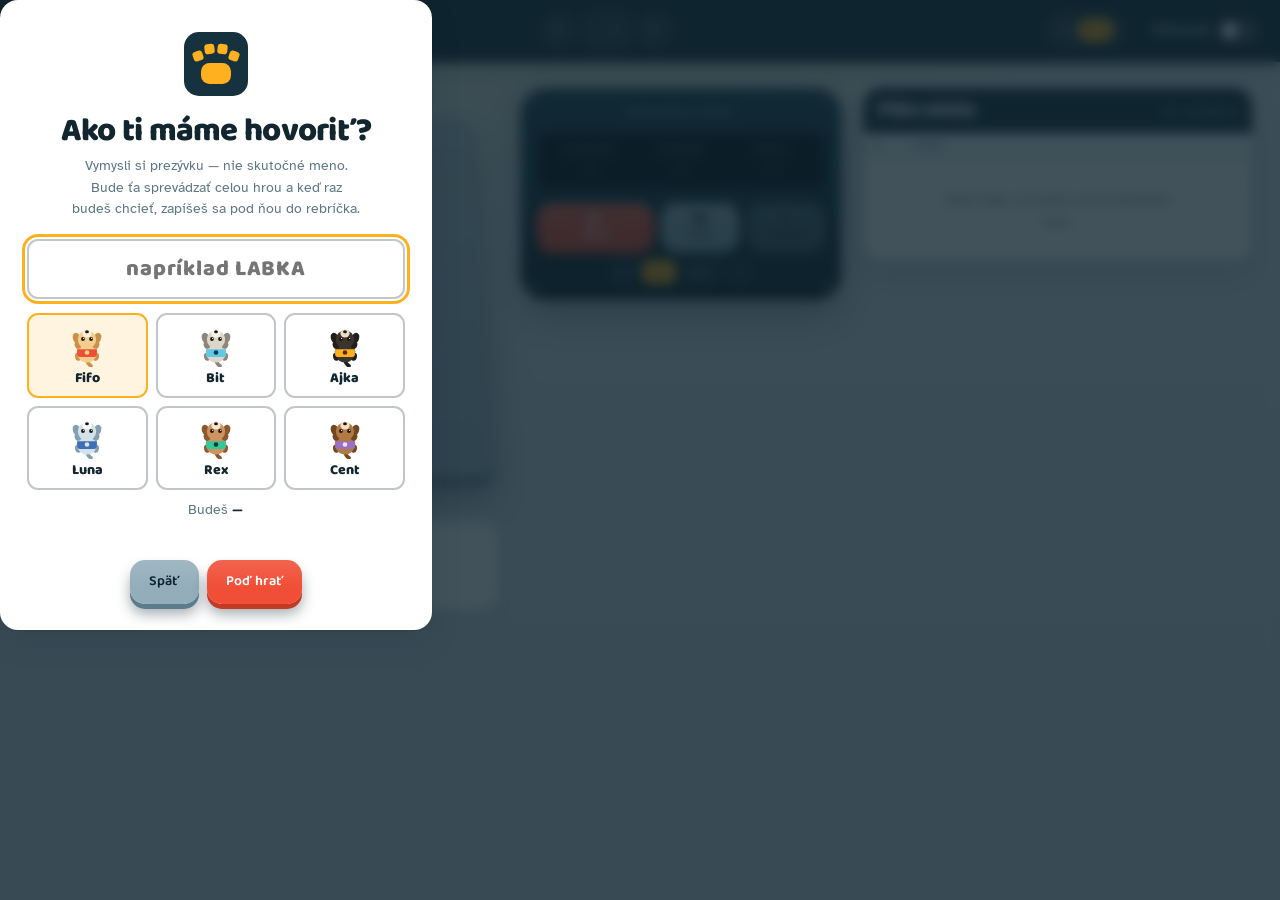
<file: index.html>
<!DOCTYPE html>
<html lang="sk">
<head>
<meta charset="utf-8">
<meta name="viewport" content="width=device-width, initial-scale=1, viewport-fit=cover">
<title>Kódolabky — nauč šteniatka programovať</title>
<meta name="description" content="Detská hra, v ktorej na dispečerskom pulte naplánuješ misiu záchranárskeho šteniatka. Riadok po riadku.">
<meta name="color-scheme" content="light dark">
<meta name="theme-color" content="#16323F">
<link rel="icon" href="assets/icon.svg" type="image/svg+xml">
<!-- iOS ikonu z SVG nezoberie, na plochu potrebuje PNG. -->
<link rel="apple-touch-icon" href="assets/apple-touch-icon.png">
<link rel="manifest" href="manifest.webmanifest">
<meta name="mobile-web-app-capable" content="yes">
<meta name="apple-mobile-web-app-capable" content="yes">
<meta name="apple-mobile-web-app-title" content="Kódolabky">
<meta name="apple-mobile-web-app-status-bar-style" content="black-translucent">
<link rel="preconnect" href="https://fonts.googleapis.com">
<link rel="preconnect" href="https://fonts.gstatic.com" crossorigin>
<link href="https://fonts.googleapis.com/css2?family=Baloo+2:wght@600;800&family=Atkinson+Hyperlegible:wght@400;700&family=DM+Mono:wght@500&display=swap" rel="stylesheet">
<link rel="stylesheet" href="styles/base.css">
<link rel="stylesheet" href="styles/board.css">
<link rel="stylesheet" href="styles/console.css">
<link rel="stylesheet" href="styles/table.css">

<script>
/* Inštalácia na plochu a hranie bez internetu.
   Beží v <head> naschvál: `beforeinstallprompt` môže preletieť skôr, než sa
   dopíše telo stránky, tak si ho odchytíme hneď a na tlačidlo ho napojíme až
   keď DOM existuje. Bez toho by sa ponuka inštalácie občas stratila. */
(() => {
  let ponuka = null;
  const btn = () => document.getElementById('installBtn');
  const ukaz = () => { if (ponuka && btn()) btn().hidden = false; };

  addEventListener('beforeinstallprompt', (e) => { e.preventDefault(); ponuka = e; ukaz(); });
  addEventListener('appinstalled', () => { ponuka = null; if (btn()) btn().hidden = true; });

  addEventListener('DOMContentLoaded', () => {
    ukaz();
    btn()?.addEventListener('click', async () => {
      if (!ponuka) return;
      btn().hidden = true;
      ponuka.prompt();
      await ponuka.userChoice;
      ponuka = null;          // prehliadač druhý raz tú istú ponuku nedovolí
    });
  });

  // Cez file:// service worker neexistuje — nemá zmysel sa oň ani pokúšať.
  if ('serviceWorker' in navigator && location.protocol.startsWith('http')) {
    addEventListener('load', () => navigator.serviceWorker.register('sw.js').catch(() => {}));
  }
})();
</script>
</head>
<body>

<header class="topbar">
  <div class="brand">
    <img class="brand-mark" src="assets/icon.svg" alt="" width="34" height="34">
    <span class="brand-name">Kódolabky</span>
  </div>

  <nav class="levelnav" aria-label="Výber misie">
    <button class="steelbtn steelbtn-round" id="prevLevel" type="button" aria-label="Predchádzajúca misia">‹</button>
    <select id="levelPicker" aria-label="Misia"></select>
    <button class="steelbtn steelbtn-round" id="nextLevel" type="button" aria-label="Ďalšia misia">›</button>
  </nav>

  <div class="topbar-right">
    <button class="steelbtn installbtn" id="installBtn" type="button" hidden>Nainštalovať</button>
    <button class="playerchip" id="playerChip" type="button" aria-label="Otvoriť rebríček">
      <span class="playerchip-nick" id="playerNick">—</span>
      <span class="playerchip-pts" id="playerPts">0 b</span>
    </button>
    <div class="bones" id="starRow" role="status" aria-label="Získané kosti"></div>
    <label class="modeswitch">
      <span class="modeswitch-label">Otáčanie</span>
      <input type="checkbox" id="modeToggle" role="switch">
      <span class="modeswitch-track" aria-hidden="true"><span class="modeswitch-knob"></span></span>
    </label>
  </div>
</header>

<main class="deck">

  <!-- ── Pult ─────────────────────────────────────────────────
       Pult je v HTML PRED bludiskom zámerne. Na telefóne je stĺpec jediný,
       takže klávesy aj ▶ Štart vyjdú rovno nad mapku bez akéhokoľvek
       presúvania uzlov — a poradie pre klávesnicu aj čítačku ostáva to isté
       ako to, čo je vidieť. Na širokej obrazovke si stĺpce určuje `grid-column`
       v base.css, takže pult sedí naďalej medzi bludiskom a plánom. -->
  <section class="console" aria-label="Dispečerský pult">
    <div class="console-plate">
      <span class="rivet rivet-tl" aria-hidden="true"></span>
      <span class="rivet rivet-tr" aria-hidden="true"></span>
      <span class="rivet rivet-bl" aria-hidden="true"></span>
      <span class="rivet rivet-br" aria-hidden="true"></span>
      <span class="beacon-sweep" aria-hidden="true"></span>

      <div class="pad-group" id="padGroup">
        <p class="plate-label" id="plateLabel">Naplánuj krok</p>
        <div class="controls" id="palette"></div>
      </div>

      <div class="lcd" id="statePanel">
        <div class="lcd-cell"><span class="lcd-key">Políčko</span><span class="lcd-val" id="stPos">–</span></div>
        <div class="lcd-cell"><span class="lcd-key">Pozerá</span><span class="lcd-val" id="stDir">–</span></div>
        <div class="lcd-cell"><span class="lcd-key" id="stThirdKey">Kosti</span><span class="lcd-val" id="stBones">–</span></div>
      </div>

      <div class="transport" id="transport">
        <button class="key key-run" id="btnRun" type="button">
          <span class="key-glyph" aria-hidden="true">▶</span><span class="key-word">Štart</span>
        </button>
        <button class="key key-steel" id="btnStep" type="button">
          <span class="key-glyph" aria-hidden="true">⏭</span><span class="key-word">Krok</span>
        </button>
        <button class="key key-steel" id="btnReset" type="button" disabled>
          <span class="key-glyph" aria-hidden="true">✕</span><span class="key-word">Vymazať</span>
        </button>
      </div>

      <div class="speed" role="group" aria-label="Rýchlosť">
        <button class="speedbtn" data-speed="600" type="button" aria-label="Pomaly">▸</button>
        <button class="speedbtn is-on" data-speed="330" type="button" aria-label="Normálne">▸▸</button>
        <button class="speedbtn" data-speed="150" type="button" aria-label="Rýchlo">▸▸▸</button>
        <button class="speedbtn sndbtn" id="soundToggle" type="button" aria-label="Zapnúť alebo vypnúť zvuky" aria-pressed="true"></button>
      </div>
    </div>
  </section>

  <!-- ── Svet ─────────────────────────────────────────────── -->
  <section class="field" aria-label="Bludisko">
    <div class="board-stage">
      <div class="board" id="board" role="img" aria-label="Mapa bludiska"></div>
    </div>
    <div class="briefing">
      <h1 class="briefing-title" id="levelTitle">Kódolabky</h1>
      <p class="briefing-text" id="levelStory">Načítavam misiu…</p>
      <p class="hint" id="hintBar" hidden></p>
    </div>
  </section>

  <!-- ── Plán ─────────────────────────────────────────────── -->
  <section class="plan" aria-label="Tabuľka príkazov">
    <div class="plancard">
      <div class="plancard-head">
        <h2>Plán misie</h2>
        <span class="rowcount" id="rowCount">0 riadkov</span>
      </div>
      <div class="table-scroll">
        <table class="program" id="programTable">
          <thead>
            <tr><th class="c-num">#</th><th class="c-cmd">Krok</th><th class="c-act"><span class="sr-only">Akcie</span></th></tr>
          </thead>
          <tbody id="programBody"></tbody>
        </table>
        <p class="emptyhint" id="emptyHint">Stlač šípku na pulte a krok pribudne sem.</p>
      </div>
    </div>
  </section>

</main>

<div class="toast" id="toast" role="status" aria-live="polite" hidden></div>

<dialog class="winbox" id="winBox">
  <h2 id="winTitle">Misia splnená!</h2>
  <div class="bones bones-big" id="winStars"></div>
  <ul class="winlist" id="winList"></ul>
  <p class="winscore" id="winScore"></p>
  <button class="key key-wide winhall" id="hallFromWin" type="button">Zapísať do rebríčka</button>
  <div class="winbtns">
    <button class="key key-steel key-wide" id="winRetry" type="button">Skúsiť lepšie</button>
    <button class="key key-run key-wide" id="winNext" type="button">Ďalšia misia</button>
  </div>
</dialog>

<dialog class="startbox" id="startBox">
  <span class="startbox-mark" aria-hidden="true">
    <img src="assets/icon.svg" alt="" width="64" height="64">
  </span>
  <h2 id="startTitle">Ako ti máme hovoriť?</h2>
  <p class="startbox-note">
    Vymysli si prezývku — nie skutočné meno. Bude ťa sprevádzať celou hrou
    a keď raz budeš chcieť, zapíšeš sa pod ňou do rebríčka.
  </p>
  <form class="startform" id="startForm">
    <input id="startNick" maxlength="10" autocomplete="off" placeholder="napríklad LABKA"
           aria-label="Tvoja prezývka" required>
    <div class="startdogs" id="startDogs" role="radiogroup" aria-label="Vyber si psíka"></div>
    <p class="startpreview">Budeš <strong id="startPreview">—</strong></p>
    <p class="startstatus" id="startStatus" role="status"></p>
    <div class="winbtns">
      <button class="key key-steel key-wide" id="startSkip" type="button" hidden>Späť</button>
      <button class="key key-run key-wide" type="submit">Poď hrať</button>
    </div>
  </form>
</dialog>

<dialog class="hallbox" id="hallBox">
  <h2>Rebríček</h2>
  <p class="hallbox-note" id="hallNote"></p>
  <div class="hall-scroll">
    <table class="hall">
      <thead>
        <tr>
          <th>#</th><th>Prezývka</th>
          <th class="num">Body</th><th class="num">Misie</th><th>Kedy</th>
        </tr>
      </thead>
      <tbody id="hallBody"></tbody>
    </table>
  </div>
  <form class="hallform" id="hallForm">
    <input id="hallNick" maxlength="10" placeholder="Prezývka" aria-label="Prezývka do rebríčka">
    <button class="key key-run" id="hallSend" type="submit">Zapísať</button>
  </form>
  <p class="hallstatus" id="hallStatus" role="status"></p>
  <p class="hallbox-privacy">
    Ukladá sa len prezývka, body a dátum. Žiadne mená, žiadne e-maily —
    tak sem prosím nepíš svoje skutočné meno.
  </p>
  <div class="winbtns">
    <button class="key key-steel key-wide" id="hallRename" type="button">Zmeniť prezývku</button>
    <button class="key key-steel key-wide" id="hallClose" type="button">Zavrieť</button>
  </div>
</dialog>

<script type="module" src="src/game/app.js"></script>
</body>
</html>
</file>
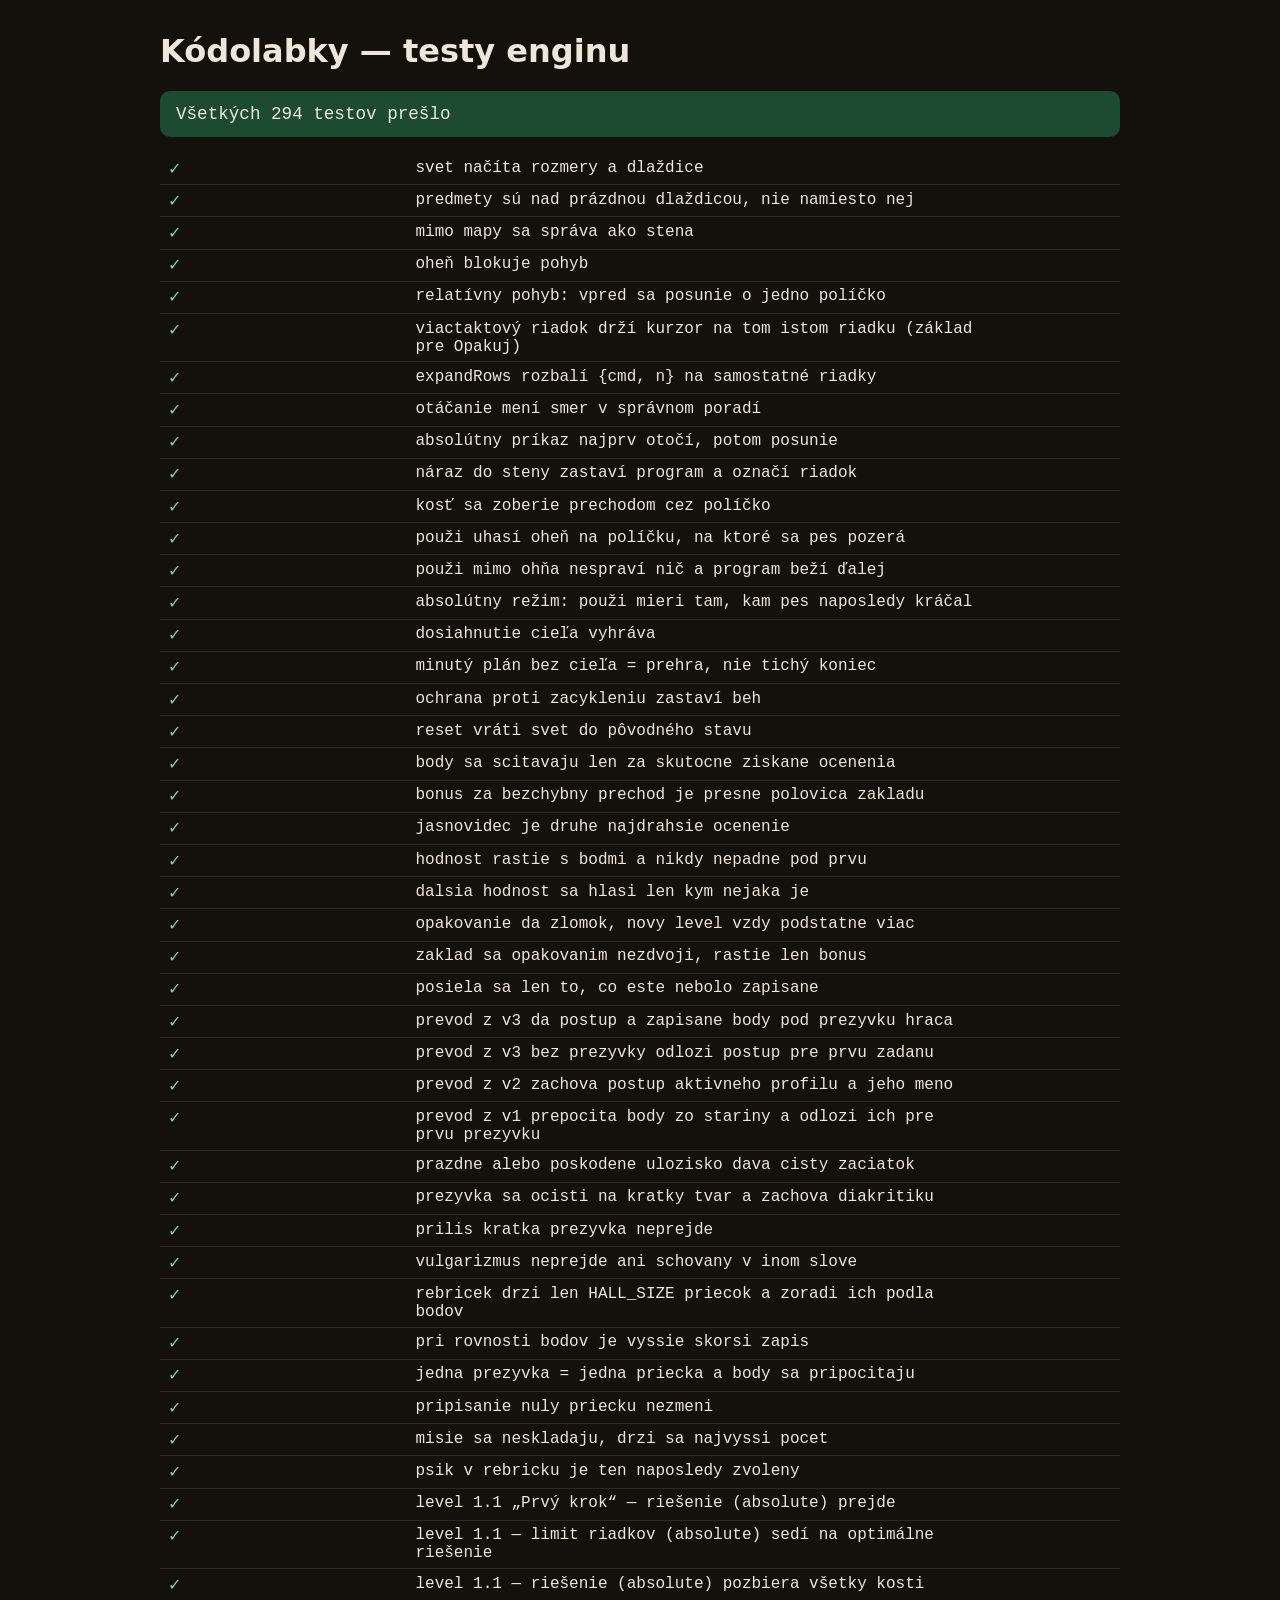
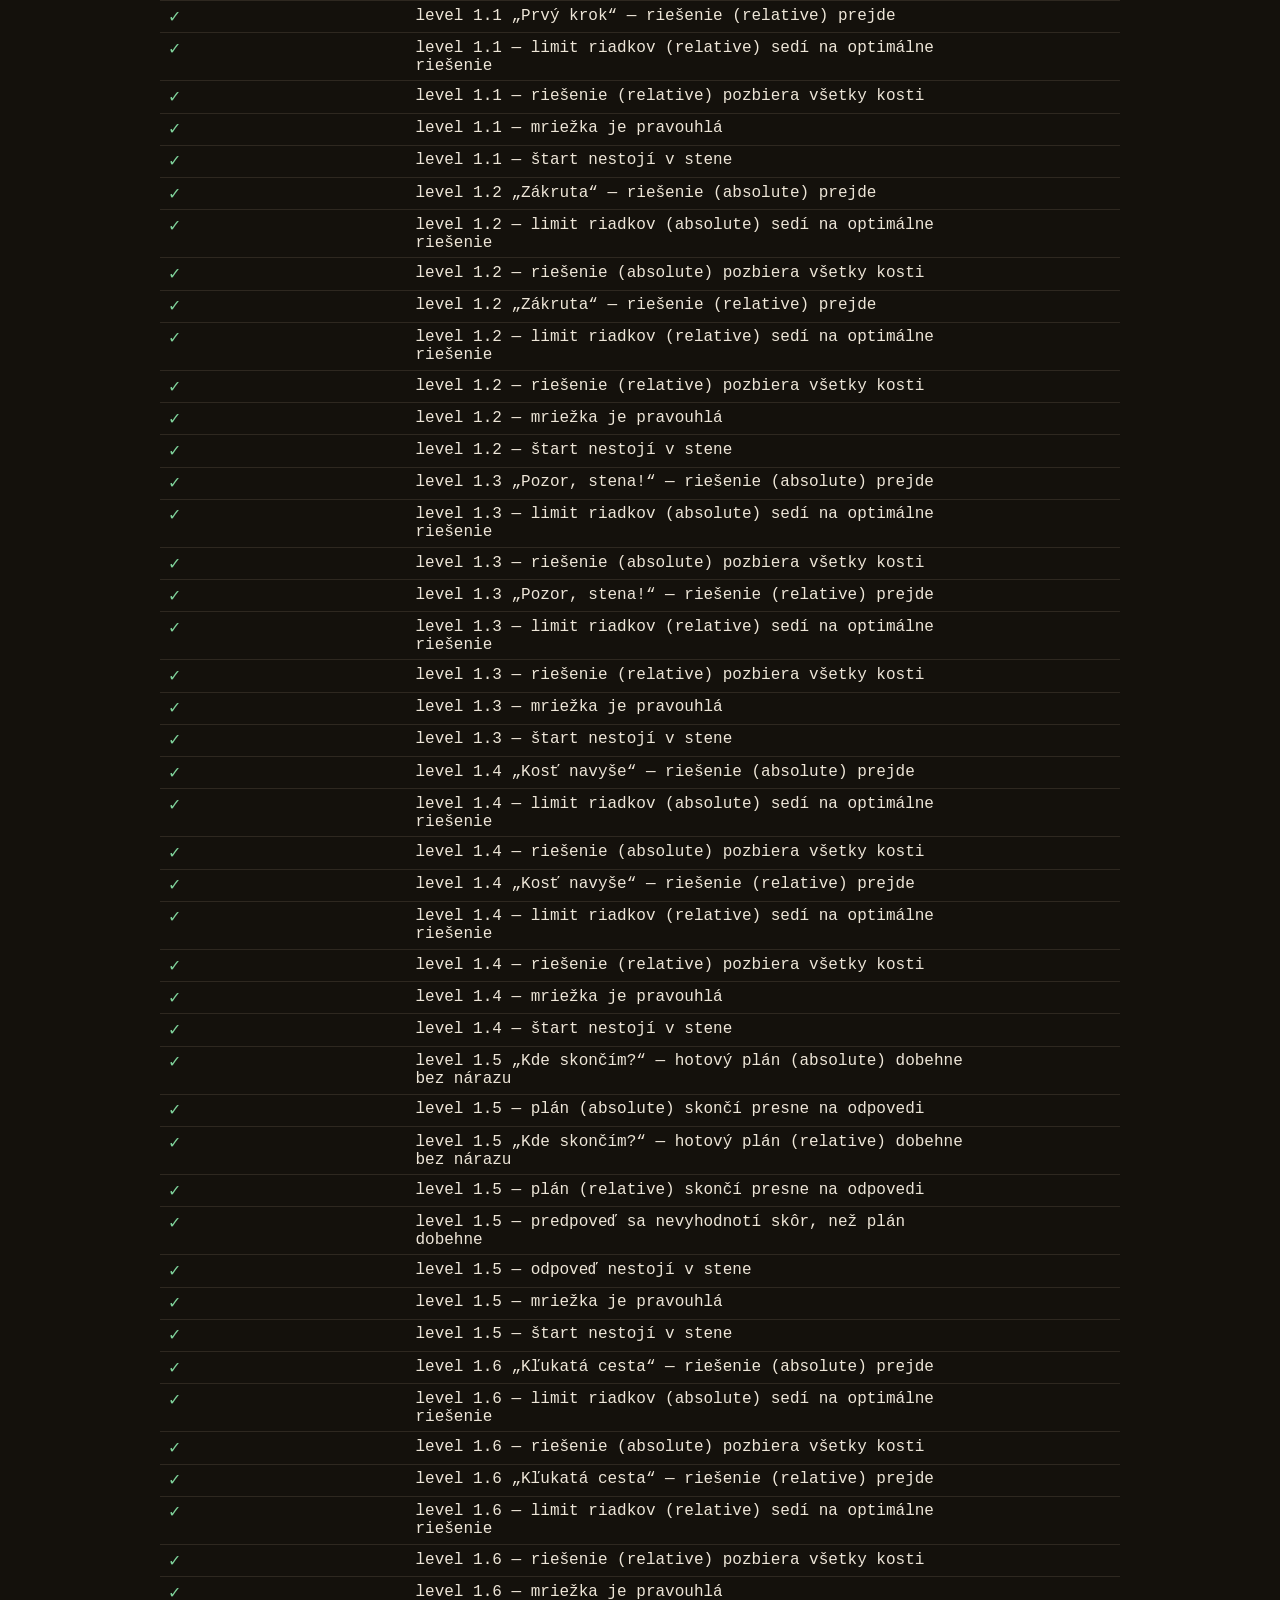
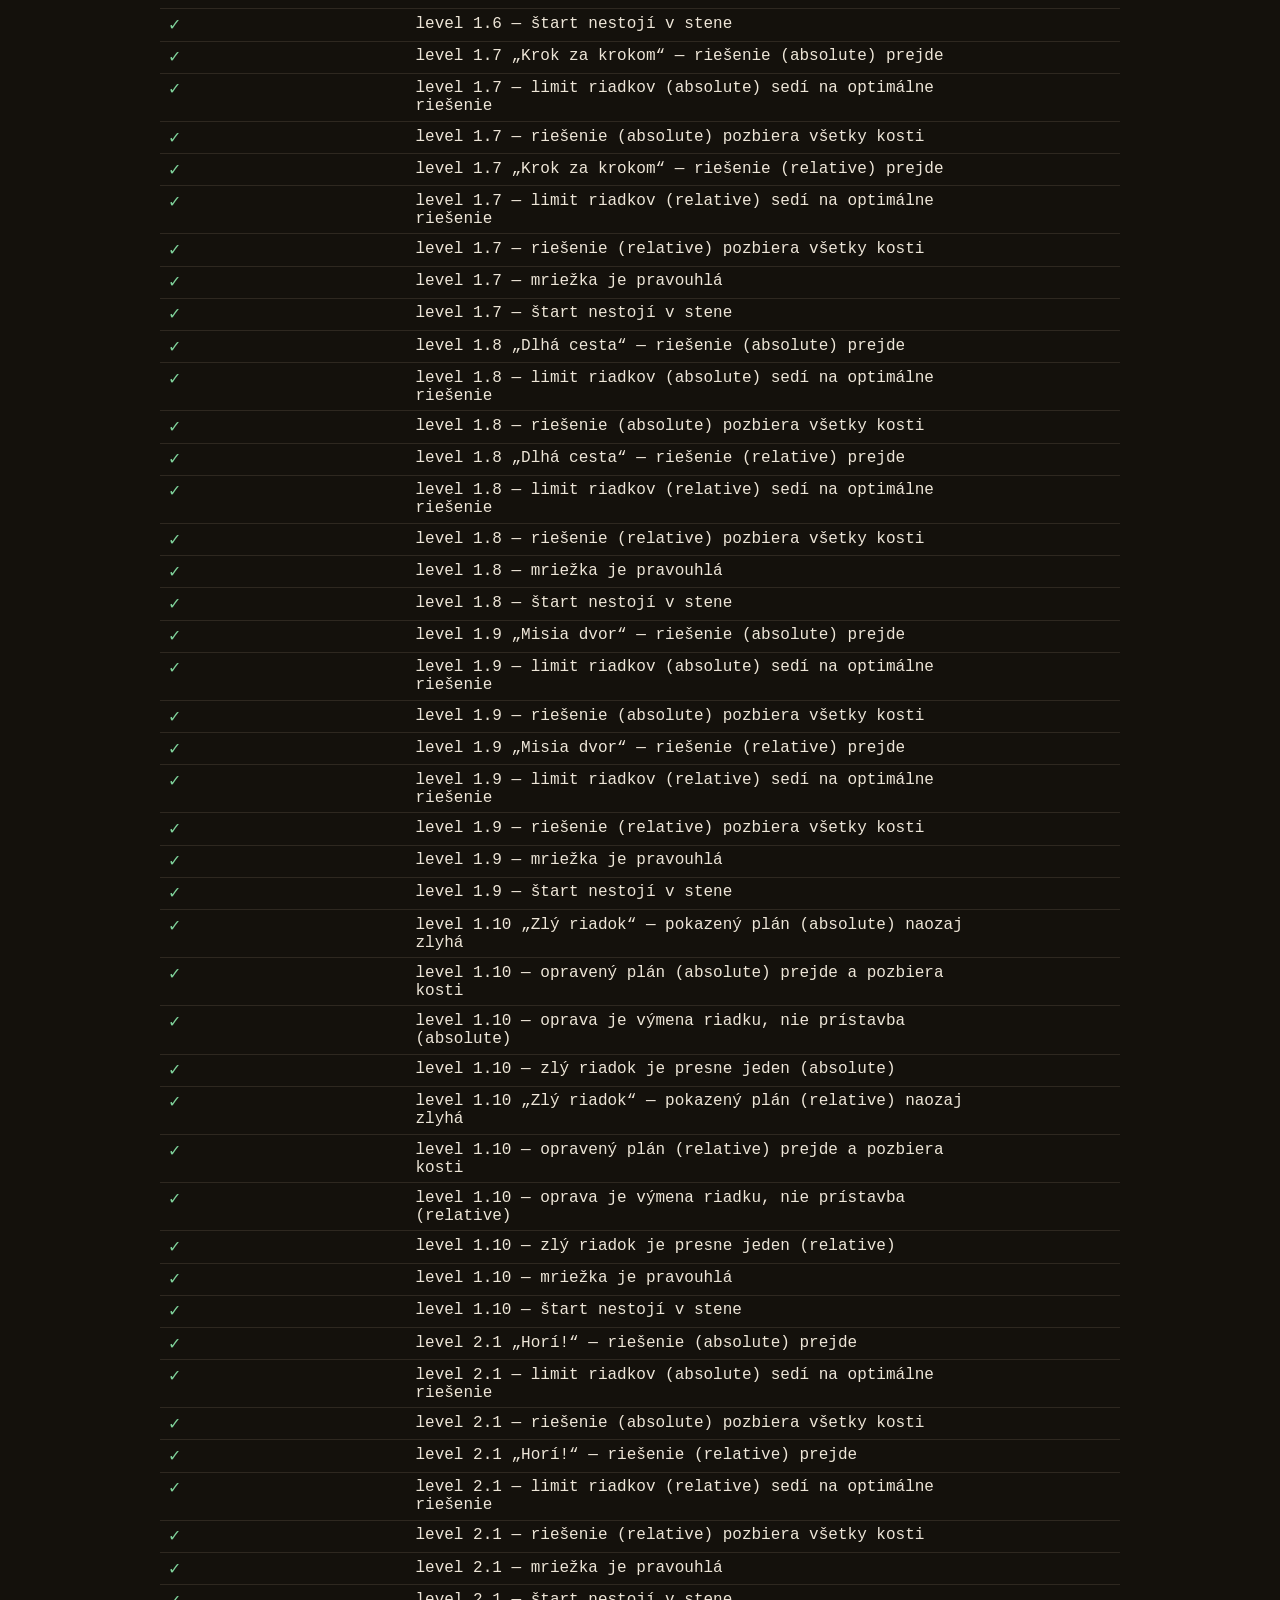
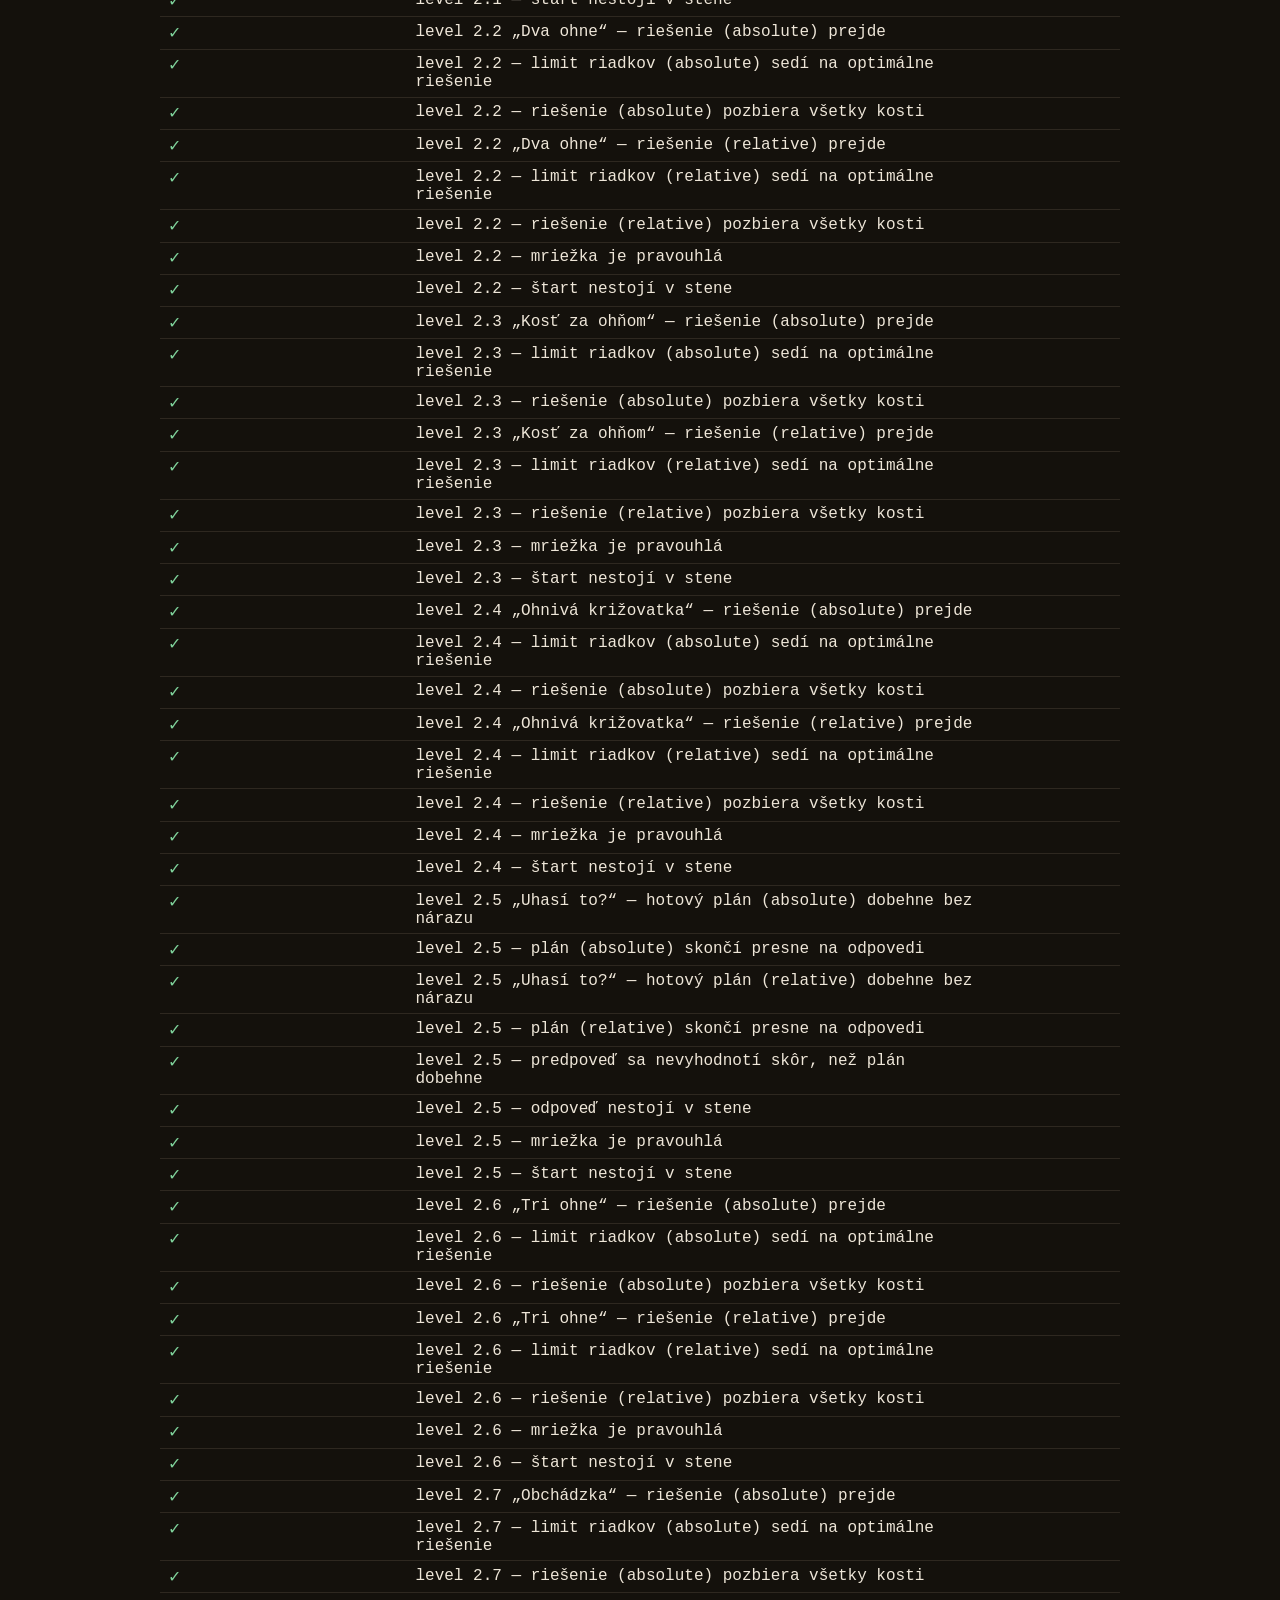
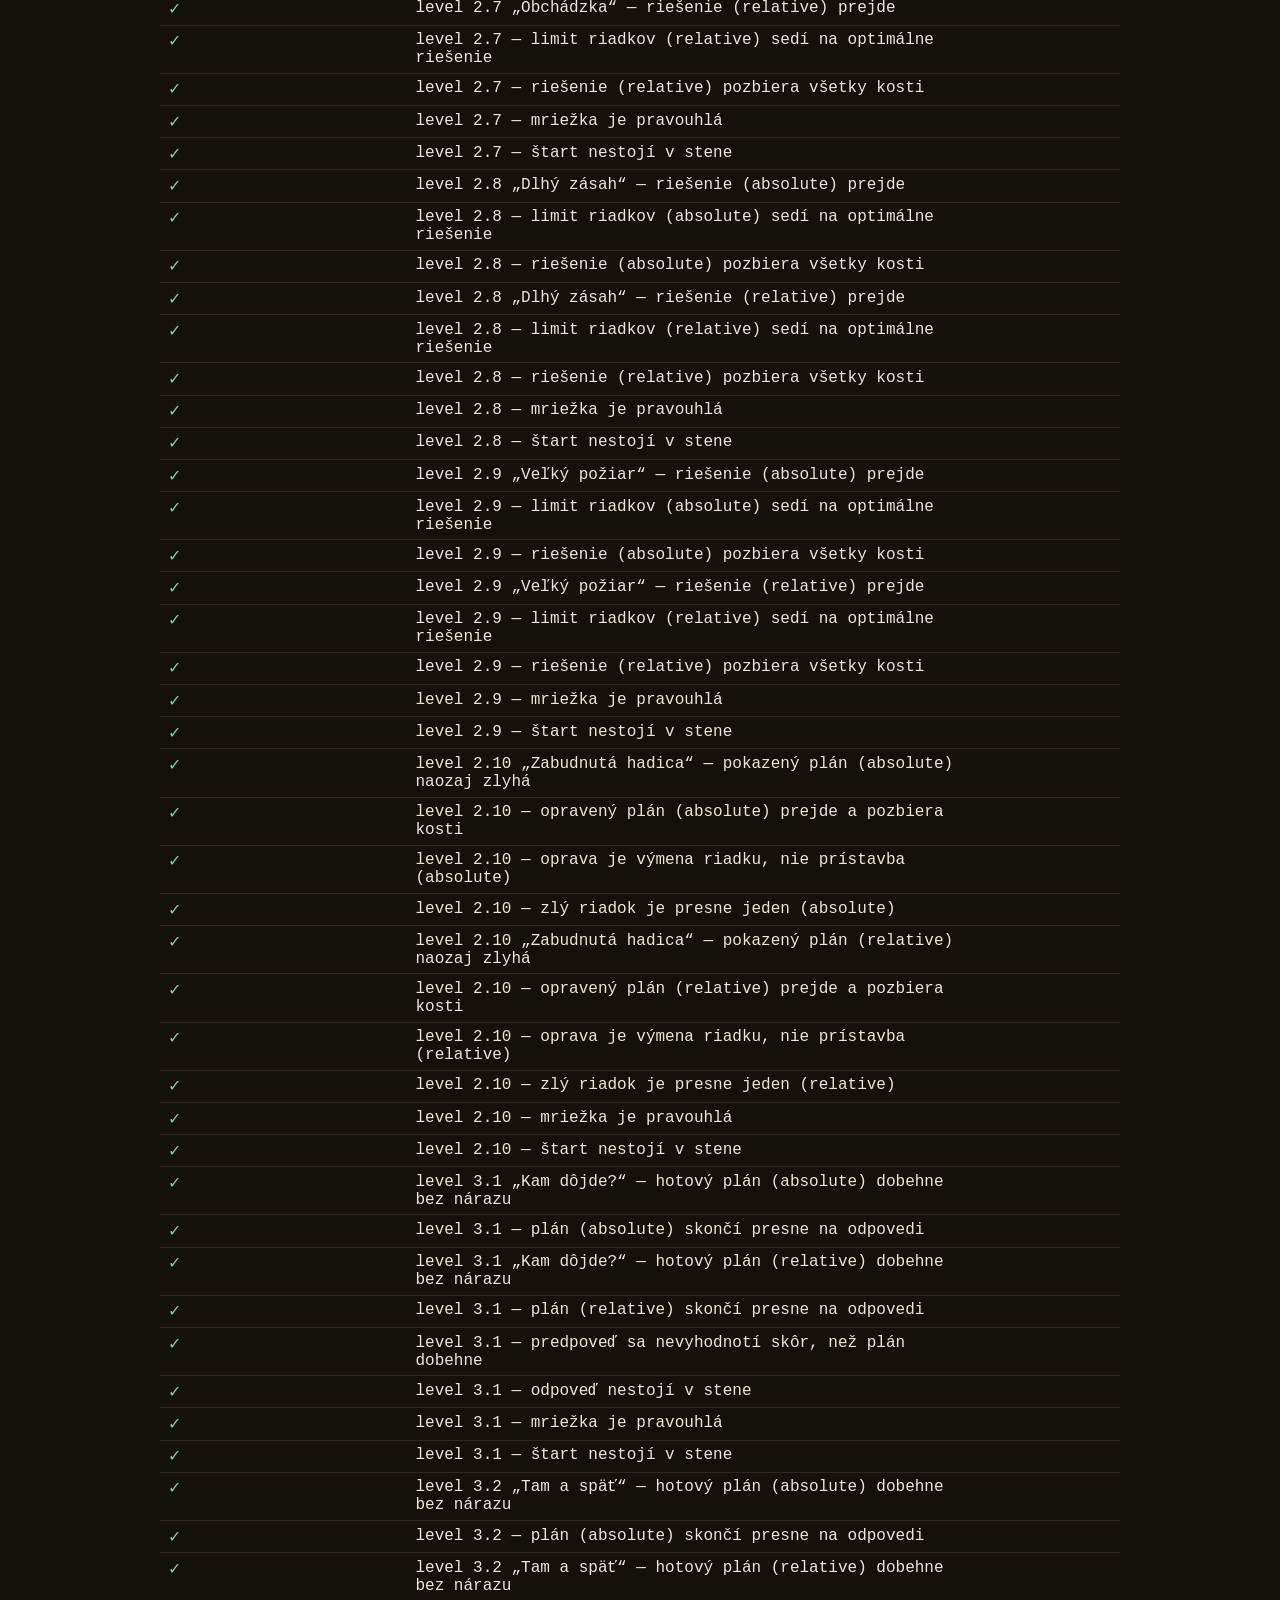
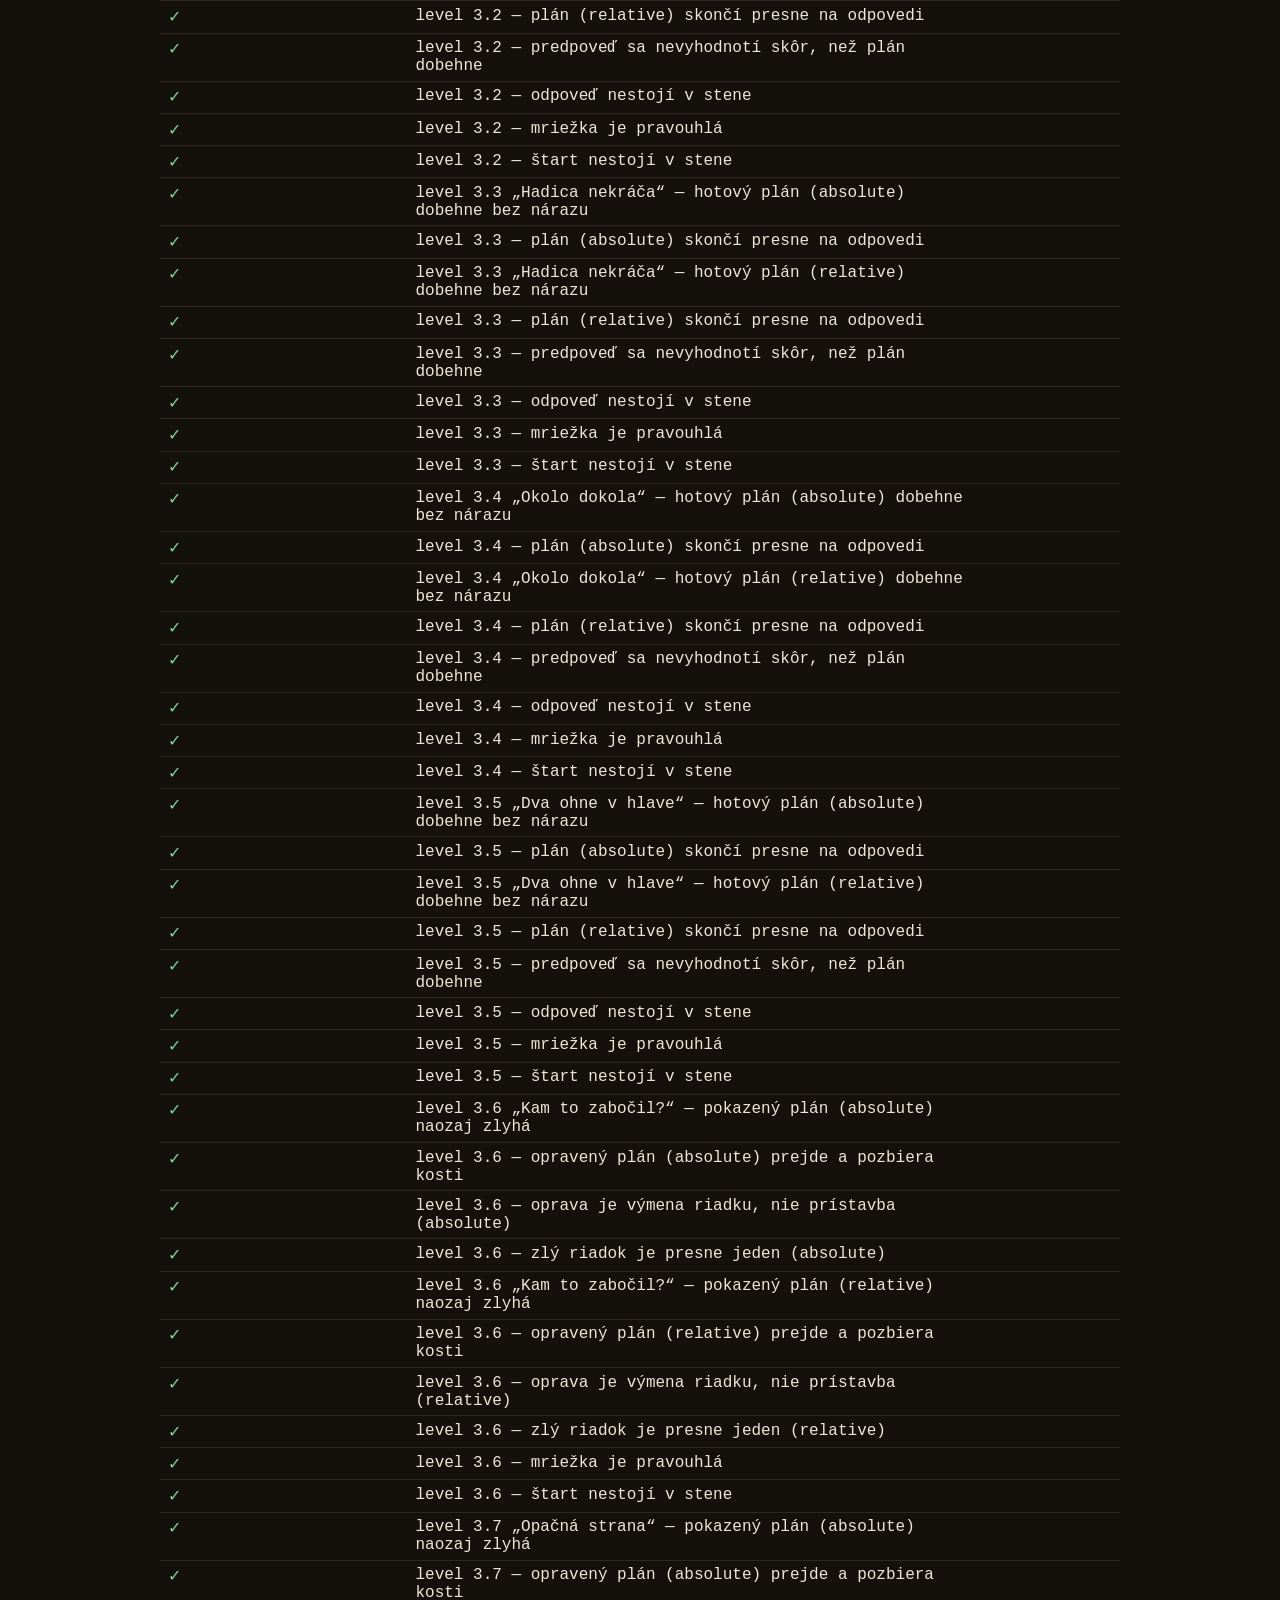
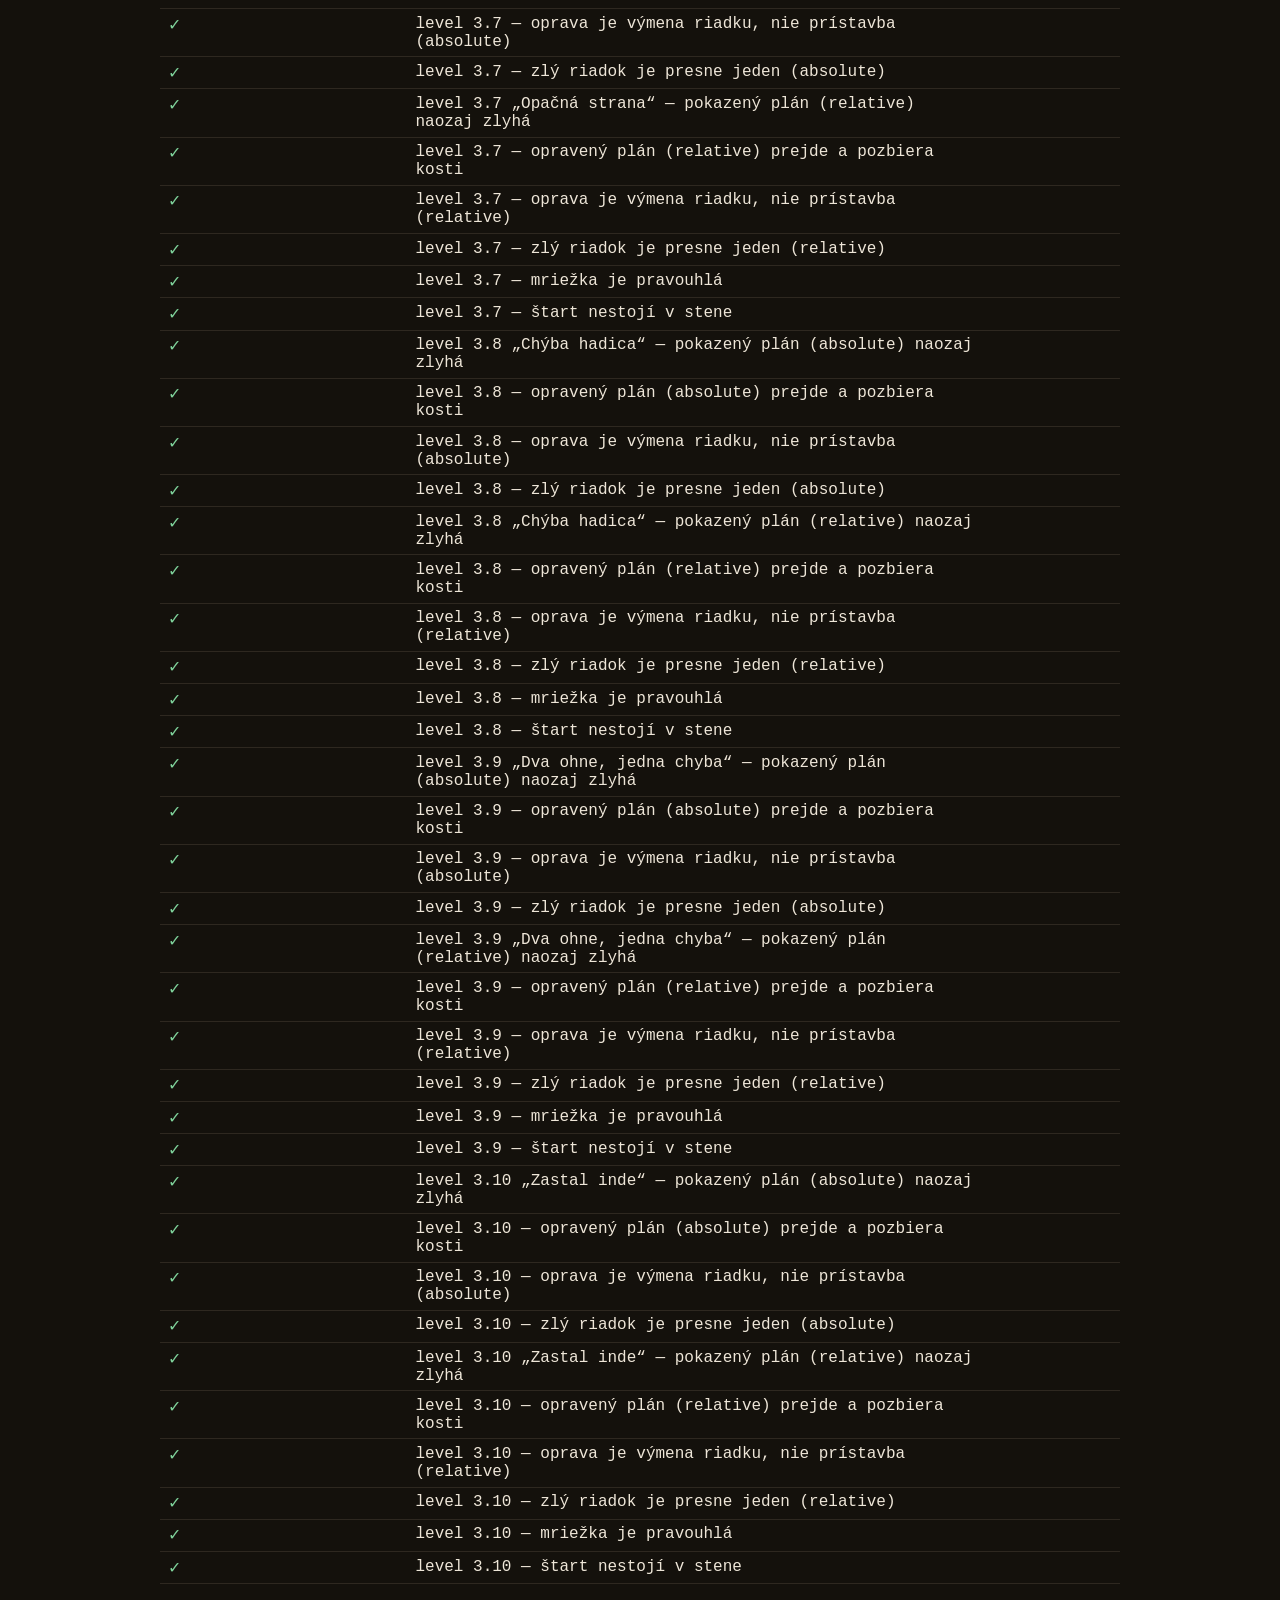
<file: tests/index.html>
<!DOCTYPE html>
<html lang="sk">
<head>
<meta charset="utf-8">
<title>Kódolabky — testy enginu</title>
<style>
  body { font-family: ui-monospace, Consolas, monospace; margin: 2rem auto; max-width: 60rem; padding-inline: 1rem;
         background: #14110c; color: #eee6d8; }
  h1 { font-family: system-ui, sans-serif; }
  .sum { padding: .8rem 1rem; border-radius: 10px; margin-bottom: 1rem; font-size: 1.1rem; }
  .sum.ok { background: #1d4b32; } .sum.bad { background: #6b2118; }
  table { width: 100%; border-collapse: collapse; }
  td { padding: .35rem .5rem; border-bottom: 1px solid #2e2820; vertical-align: top; }
  .pass { color: #7fd39b; } .fail { color: #ff9b86; }
  .name { width: 60%; }
</style>
</head>
<body>
<h1>Kódolabky — testy enginu</h1>
<div class="sum" id="sum">Bežia testy…</div>
<table><tbody id="out"></tbody></table>

<script type="module">
import { World } from '../src/engine/world.js';
import { VM, run } from '../src/engine/vm.js';
import { countRows, rowLimitFor, expandRows } from '../src/engine/program.js';
import { AWARDS, pointsFor, rankFor, nextRank, migrate, REPEAT_SHARE } from '../src/game/progress.js';
import { topOf, mergeEntry } from '../src/game/leaderboard.js';
import { cleanNick, nickProblem } from '../src/game/nick.js';
import { HALL_SIZE } from '../src/game/config.js';

const results = [];
const test = (name, fn) => {
  try { fn(); results.push([name, null]); }
  catch (err) { results.push([name, err.message]); }
};
const ok = (cond, msg) => { if (!cond) throw new Error(msg ?? 'nesplnené'); };
const eq = (a, b, msg) => ok(Object.is(a, b), `${msg ?? ''} — dostal ${JSON.stringify(a)}, čakal ${JSON.stringify(b)}`);

const withIds = (rows) => rows.map((r, i) => ({ ...r, id: `t${i}` }));

const LEVEL = {
  id: 'test', title: 'test',
  grid: { legend: { '.': 'empty', '#': 'wall', o: 'bone', f: 'fire', g: 'goal' },
          rows: ['#####', '#..o#', '#..f#', '#..g#', '#####'] },
  actors: [{ id: 'a1', char: 'fifo', x: 1, y: 1, dir: 'E' }],
  goals: [{ type: 'reach', actor: 'a1', tile: 'goal' }],
};

// ── Svet ────────────────────────────────────────────────────────
test('svet načíta rozmery a dlaždice', () => {
  const w = new World(LEVEL);
  eq(w.w, 5, 'šírka'); eq(w.h, 5, 'výška');
  eq(w.tileAt(0, 0), 'wall', 'okraj je stena');
  eq(w.tileAt(3, 3), 'goal', 'cieľ');
});

test('predmety sú nad prázdnou dlaždicou, nie namiesto nej', () => {
  const w = new World(LEVEL);
  eq(w.tileAt(3, 1), 'empty', 'pod kosťou je prázdno');
  eq(w.itemAt(3, 1), 'bone', 'kosť');
  eq(w.totalBones, 1, 'počet kostí');
});

test('mimo mapy sa správa ako stena', () => {
  const w = new World(LEVEL);
  ok(w.isBlocked(-1, 1), 'vľavo od mapy');
  ok(w.isBlocked(99, 99), 'ďaleko mimo');
});

test('oheň blokuje pohyb', () => {
  const w = new World(LEVEL);
  ok(w.isBlocked(3, 2), 'políčko s ohňom');
});

// ── Interpret ───────────────────────────────────────────────────
test('relatívny pohyb: vpred sa posunie o jedno políčko', () => {
  const w = new World(LEVEL);
  const vm = new VM(w, withIds([{ cmd: 'move', n: 1 }]));
  vm.step();
  eq(w.actor.x, 2, 'x'); eq(w.actor.y, 1, 'y');
});

// V tabuľke je jeden riadok = jeden krok, ale interpret vie aj viactaktový
// riadok — to je základ pre `Opakuj n×` v Svete 2.
test('viactaktový riadok drží kurzor na tom istom riadku (základ pre Opakuj)', () => {
  const w = new World(LEVEL);
  const vm = new VM(w, withIds([{ cmd: 'move', n: 2 }]));
  const e1 = vm.step();
  eq(e1[0].rowId, 't0', 'prvý takt');
  eq(w.actor.x, 2, 'po prvom takte');
  const e2 = vm.step();
  eq(e2[0].rowId, 't0', 'druhý takt je stále ten istý riadok');
  eq(w.actor.x, 3, 'po druhom takte');
});

test('expandRows rozbalí {cmd, n} na samostatné riadky', () => {
  const rows = expandRows([{ cmd: 'move', n: 3 }, { cmd: 'turnRight' }]);
  eq(rows.length, 4, 'počet riadkov');
  eq(rows[2].cmd, 'move', 'tretí riadok');
  eq(rows[3].cmd, 'turnRight', 'štvrtý riadok');
  ok(rows.every((r) => r.n === undefined), 'riadky nemajú počet opakovaní');
});

test('otáčanie mení smer v správnom poradí', () => {
  const w = new World(LEVEL);
  const vm = new VM(w, withIds([{ cmd: 'turnRight' }, { cmd: 'turnRight' }, { cmd: 'turnLeft' }]));
  vm.step(); eq(w.actor.dir, 'S', 'E → vpravo');
  vm.step(); eq(w.actor.dir, 'W', 'S → vpravo');
  vm.step(); eq(w.actor.dir, 'S', 'W → vľavo');
});

test('absolútny príkaz najprv otočí, potom posunie', () => {
  const w = new World(LEVEL);
  const vm = new VM(w, withIds([{ cmd: 'south', n: 1 }]));
  vm.step();
  eq(w.actor.dir, 'S', 'smer'); eq(w.actor.y, 2, 'y');
});

test('náraz do steny zastaví program a označí riadok', () => {
  const w = new World(LEVEL);
  const { vm, events } = run(w, withIds([{ cmd: 'south', n: 3 }]));
  eq(vm.status, 'error', 'stav'); eq(vm.errorCode, 'wall', 'kód');
  const blocked = events.find((e) => e.type === 'blocked');
  ok(blocked, 'udalosť blocked'); eq(blocked.rowId, 't0', 'riadok');
});

test('kosť sa zoberie prechodom cez políčko', () => {
  const w = new World(LEVEL);
  run(w, withIds([{ cmd: 'east', n: 2 }]));
  eq(w.bonesCollected(), 1, 'pozbierané'); eq(w.itemAt(3, 1), null, 'kosť zmizla');
});

test('použi uhasí oheň na políčku, na ktoré sa pes pozerá', () => {
  const w = new World(LEVEL);
  run(w, withIds([{ cmd: 'move', n: 2 }, { cmd: 'turnRight' }, { cmd: 'use' }, { cmd: 'move', n: 2 }]));
  eq(w.itemAt(3, 2), null, 'oheň uhasený');
});

test('použi mimo ohňa nespraví nič a program beží ďalej', () => {
  const w = new World(LEVEL);
  const { vm, events } = run(w, withIds([{ cmd: 'use' }, { cmd: 'south', n: 2 }, { cmd: 'east', n: 2 }]));
  ok(events.some((e) => e.type === 'nothing'), 'udalosť nothing');
  eq(vm.status, 'won', 'program pokračoval až do cieľa');
});

// V absolútnom režime sa pes nedá otočiť bez pohybu — `Použi` preto vždy mieri
// tam, kam naposledy kráčal. Levely s ohňom naň musia viesť „čelne“.
test('absolútny režim: použi mieri tam, kam pes naposledy kráčal', () => {
  const w = new World(LEVEL);
  run(w, withIds([{ cmd: 'south', n: 1 }, { cmd: 'east', n: 1 }, { cmd: 'use' }]));
  eq(w.actor.dir, 'E', 'smer po poslednom kroku');
  eq(w.itemAt(3, 2), null, 'oheň pred psom uhasený');
});

test('dosiahnutie cieľa vyhráva', () => {
  const w = new World(LEVEL);
  const { vm } = run(w, withIds([{ cmd: 'south', n: 2 }, { cmd: 'east', n: 2 }]));
  eq(vm.status, 'won', 'stav');
});

test('minutý plán bez cieľa = prehra, nie tichý koniec', () => {
  const w = new World(LEVEL);
  const { vm } = run(w, withIds([{ cmd: 'south', n: 1 }]));
  eq(vm.status, 'lost', 'stav'); eq(vm.errorCode, 'notFinished', 'kód');
});

test('ochrana proti zacykleniu zastaví beh', () => {
  const w = new World(LEVEL);
  const { vm } = run(w, withIds([{ cmd: 'turnLeft' }, { cmd: 'turnRight' }]), { stepLimit: 5 });
  ok(vm.status === 'error' || vm.status === 'lost', `stav ${vm.status}`);
});

test('reset vráti svet do pôvodného stavu', () => {
  const w = new World(LEVEL);
  run(w, withIds([{ cmd: 'east', n: 2 }]));
  w.reset();
  eq(w.actor.x, 1, 'x'); eq(w.bonesCollected(), 0, 'kosti'); eq(w.itemAt(3, 1), 'bone', 'kosť späť');
});

// ── Bodovanie ───────────────────────────────────────────────────
// Čisté funkcie, nesiahajú na localStorage — testovateľné priamo.

test('body sa scitavaju len za skutocne ziskane ocenenia', () => {
  eq(pointsFor(['finish']), 100, 'iba splnena misia');
  eq(pointsFor(['finish', 'rows', 'bones', 'clean']), 250, 'vsetko');
  eq(pointsFor([]), 0, 'nic');
  eq(pointsFor(['vymyslene']), 0, 'neznamy id sa ignoruje');
});

test('bonus za bezchybny prechod je presne polovica zakladu', () => {
  const clean = AWARDS.find((a) => a.id === 'clean');
  ok(clean, 'ocenenie clean existuje');
  eq(clean.points, 50, 'body');
});

// Predpoveď má byť najcennejšia vec hneď po dokončení misie — inak sa dieťaťu
// oplatí kliknúť naslepo a počkať, čo sa stane.
test('jasnovidec je druhe najdrahsie ocenenie', () => {
  const predict = AWARDS.find((a) => a.id === 'predict');
  ok(predict, 'ocenenie predict existuje');
  eq(predict.points, 80, 'body');
  eq(pointsFor(['finish', 'predict']), 180, 'plny zisk v leveli Predpoved');
  for (const other of AWARDS.filter((a) => a.id !== 'finish' && a.id !== 'predict')) {
    ok(predict.points > other.points, `ma byt viac nez ${other.id}`);
  }
});

test('hodnost rastie s bodmi a nikdy nepadne pod prvu', () => {
  eq(rankFor(0).name, 'Šteniatko', '0 bodov');
  eq(rankFor(149).name, 'Šteniatko', 'tesne pod hranicou');
  eq(rankFor(150).name, 'Pomocník', 'presne na hranici');
  eq(rankFor(999999).name, 'Hlavný dispečer', 'vela bodov');
});

test('dalsia hodnost sa hlasi len kym nejaka je', () => {
  eq(nextRank(0).name, 'Pomocník', 'zo Steniatka');
  eq(nextRank(0).at - 0, 150, 'chybajuce body');
  eq(nextRank(999999), null, 'na vrchole uz dalsia nie je');
});

// ── Bonus za opakovanie ───────────────────────────────────────
// Vracať sa k oblubenej misii sa ma oplatit, ale grindovat tu najlahsiu nie.

test('opakovanie da zlomok, novy level vzdy podstatne viac', () => {
  const plny = pointsFor(['finish', 'rows', 'bones', 'clean']);
  const zaOpakovanie = Math.round(plny * REPEAT_SHARE);
  eq(plny, 250, 'plny pocet za level');
  eq(zaOpakovanie, 50, 'opakovanie da 20 %');
  ok(zaOpakovanie < plny, 'opakovanie nikdy nedava tolko co prve dohratie');
  // Aj pat opakovani ma dat menej nez jeden novy level.
  ok(zaOpakovanie * 5 <= plny, 'pat opakovani neprebije jeden novy level');
});

test('zaklad sa opakovanim nezdvoji, rastie len bonus', () => {
  // Tak, ako to pocita recordResult: zaklad z najlepsich oceneni + zbierany bonus.
  const zaklad = pointsFor(['finish', 'rows', 'bones', 'clean']);
  let bonus = 0;
  const spolu = () => zaklad + bonus;
  eq(spolu(), 250, 'prve dohratie');
  bonus += Math.round(zaklad * REPEAT_SHARE);
  eq(spolu(), 300, 'druhe dohratie');
  bonus += Math.round(zaklad * REPEAT_SHARE);
  eq(spolu(), 350, 'tretie dohratie');
});

// ── Nezapísané body ───────────────────────────────────────────
// Do rebríčka sa body pripočítavajú, takže sa musí posielať len prírastok.
// Keby sa poslal celý súčet, druhý klik na „Zapísať“ by body zdvojnásobil.

test('posiela sa len to, co este nebolo zapisane', () => {
  const pending = (total, submitted) => Math.max(0, total - submitted);
  eq(pending(1430, 0), 1430, 'prvy zapis posle vsetko');
  eq(pending(1430, 1430), 0, 'hned druhy zapis uz nic nepridava');
  eq(pending(1680, 1430), 250, 'po dalsom leveli sa posle len prirastok');
  eq(pending(1430, 1680), 0, 'nikdy nie zaporne cislo');
});

// ── Prevod uloženého postupu ──────────────────────────────────
// Dieťa, ktoré hru už hralo, oň nesmie prísť len preto, že sa zmenil formát.

test('prevod z v3 da postup a zapisane body pod prezyvku hraca', () => {
  const store = migrate({
    version: 3,
    nick: 'NINKA',
    levels: { '1.2': { awards: ['finish', 'rows'], points: 160 } },
    submitted: 120,
    settings: { mode: 'relative', speed: 150 },
  });
  eq(store.version, 4, 'verzia');
  eq(store.nick, 'NINKA', 'prezyvka ostala');
  eq(store.players.NINKA.levels['1.2'].points, 160, 'postup je pod prezyvkou');
  eq(store.players.NINKA.submitted, 120, 'zapisane body sa nezabudli — inak by sa pripocitali druhykrat');
  eq(store.settings.mode, 'relative', 'nastavenia prezili');
});

test('prevod z v3 bez prezyvky odlozi postup pre prvu zadanu', () => {
  const store = migrate({ version: 3, nick: null, levels: { '1.1': { awards: ['finish'], points: 100 } }, submitted: 0 });
  eq(store.nick, null, 'bez prezyvky');
  eq(store.legacy.levels['1.1'].points, 100, 'postup caka v legacy');
  eq(Object.keys(store.players).length, 0, 'ziadnemu hracovi sa nepriradil');
});

test('prevod z v2 zachova postup aktivneho profilu a jeho meno', () => {
  const store = migrate({
    version: 2,
    activeId: 'p2',
    profiles: [
      { id: 'p1', callsign: 'INA', levels: { '1.1': { awards: ['finish'], points: 100 } } },
      { id: 'p2', callsign: 'ninka', levels: { '1.2': { awards: ['finish', 'rows'], points: 160 } } },
    ],
    settings: { mode: 'relative', speed: 150 },
  });
  eq(store.version, 4, 'verzia');
  eq(store.nick, 'NINKA', 'prezyvka z aktivneho profilu, ocistena');
  eq(store.players.NINKA.levels['1.2'].points, 160, 'postup aktivneho profilu ostal');
  eq(store.players.NINKA.levels['1.1'], undefined, 'cudzi profil sa neprimiesa');
  eq(store.settings.mode, 'relative', 'nastavenia prezili');
});

test('prevod z v1 prepocita body zo stariny a odlozi ich pre prvu prezyvku', () => {
  const store = migrate({ version: 1, levels: { '1.1': { stars: ['finish', 'bones'] } } });
  eq(store.legacy.levels['1.1'].points, 140, 'finish + bones');
  eq(store.nick, null, 'v1 ziadnu prezyvku nemala — hra sa opyta');
});

test('prazdne alebo poskodene ulozisko dava cisty zaciatok', () => {
  const store = migrate(null);
  eq(store.nick, null, 'bez prezyvky');
  eq(Object.keys(store.players).length, 0, 'bez hracov');
  eq(store.legacy, null, 'bez odlozeneho postupu');
  eq(store.settings.mode, 'absolute', 'vychodiskovy rezim');
});

// ── Prezývka ──────────────────────────────────────────────────
// Jedna prezývka slúži v hre aj v rebríčku — preto sa čistí na jednom mieste.

test('prezyvka sa ocisti na kratky tvar a zachova diakritiku', () => {
  eq(cleanNick('ninka ľ'), 'NINKA Ľ', 'velke pismena + diakritika');
  eq(cleanNick('  veliteľ   9  '), 'VELITEĽ 9', 'orezanie a jedna medzera');
  eq(cleanNick('a<script>b'), 'ASCRIPTB', 'znaky mimo pismen a cisel vypadnu');
  eq(cleanNick('<b>hack</b>'), 'BHACKB', 'znacky vypadnu');
  eq(cleanNick('abcdefghijklmn'), 'ABCDEFGHIJ', 'orezanie na 10 znakov');
  eq(cleanNick('   '), '', 'prazdny znak neprejde');
  eq(cleanNick(null), '', 'null neprejde');
});

// ── Rebríček ──────────────────────────────────────────────────

const entry = (nick, points, at = '2026-07-01') => ({ nick, points, missions: 1, at });

test('prilis kratka prezyvka neprejde', () => {
  ok(nickProblem('A'), 'jedno pismeno');
  ok(nickProblem('   '), 'medzery');
  eq(nickProblem('AB'), null, 'dve pismena staci');
});

test('vulgarizmus neprejde ani schovany v inom slove', () => {
  ok(nickProblem('kokot'), 'priamo');
  ok(nickProblem('xxfuckxx'), 'v strede slova');
  ok(nickProblem('k o k o t'), 'rozdelene medzerami');
  eq(nickProblem('LABKA'), null, 'slusna prezyvka prejde');
});

test('rebricek drzi len HALL_SIZE priecok a zoradi ich podla bodov', () => {
  const many = Array.from({ length: 30 }, (_, i) => entry(`H${i}`, i * 10));
  const list = topOf(many);
  eq(list.length, HALL_SIZE, 'pocet priecok');
  eq(list[0].points, 290, 'najlepsi je prvy');
  ok(list.every((e, i) => i === 0 || list[i - 1].points >= e.points), 'zostupne poradie');
});

test('pri rovnosti bodov je vyssie skorsi zapis', () => {
  const list = topOf([entry('NESKOR', 100, '2026-07-05'), entry('SKOR', 100, '2026-07-01')]);
  eq(list[0].nick, 'SKOR', 'prvy');
});

test('jedna prezyvka = jedna priecka a body sa pripocitaju', () => {
  const list = mergeEntry([entry('LABKA', 100)], entry('LABKA', 300));
  eq(list.length, 1, 'nezdvoji sa');
  eq(list[0].points, 400, 'nove body sa pripocitali k starym');
});

test('pripisanie nuly priecku nezmeni', () => {
  const list = mergeEntry([entry('LABKA', 500)], entry('LABKA', 0));
  eq(list[0].points, 500, 'opakovany zapis toho isteho nic nepridava');
});

test('misie sa neskladaju, drzi sa najvyssi pocet', () => {
  const before = { nick: 'LABKA', points: 100, missions: 4, at: '2026-07-01' };
  const list = mergeEntry([before], { nick: 'LABKA', points: 50, missions: 6, at: '2026-07-02' });
  eq(list[0].points, 150, 'body sa scitali');
  eq(list[0].missions, 6, 'misie su pocet levelov, nie sucet');
});

test('psik v rebricku je ten naposledy zvoleny', () => {
  const before = { nick: 'LABKA', points: 100, missions: 2, dog: 'fifo', at: '2026-07-01' };
  const list = mergeEntry([before], { nick: 'LABKA', points: 50, missions: 3, dog: 'rex', at: '2026-07-02' });
  eq(list[0].dog, 'rex', 'posledny zvoleny psik plati');
  eq(list[0].points, 150, 'body sa pritom normalne pripocitali');
});

// ── Levely ──────────────────────────────────────────────────────
// Najdôležitejší test v projekte: chráni pred neriešiteľným levelom
// po tom, čo niekto poupravuje mapu.

// Bez `no-store` prehliadač podstrčí staré JSON z cache a testy potom overujú
// level, ktorý na disku už dávno nie je. Raz to stálo pol hodiny hľadania.
const fresh = async (path) => (await fetch(path, { cache: 'no-store' })).json();

const manifest = await fresh('../levels/index.json');
const levels = await Promise.all(manifest.levels.map((p) => fresh(`../levels/${p}`)));

for (const level of levels) {
  // Levely typu „Predpoveď“ nemajú riešenie ani limit riadkov — plán dáva level.
  // Testuje sa niečo iné: že hotový plán dobehne a skončí presne na odpovedi,
  // a to v oboch režimoch ovládania, lebo odpoveď je v JSON jedna jediná.
  if (level.type === 'predict') {
    const answer = level.goals.find((g) => g.type === 'predict').answer;

    for (const mode of ['absolute', 'relative']) {
      test(`level ${level.id} „${level.title}“ — hotový plán (${mode}) dobehne bez nárazu`, () => {
        const rows = level.preset?.[mode];
        ok(rows, 'v súbore chýba hotový plán');
        const world = new World(level);
        const { vm } = run(world, expandRows(rows), { stepLimit: level.limits?.steps ?? 200 });
        eq(vm.status, 'won', `stav (kód ${vm.errorCode})`);
      });

      test(`level ${level.id} — plán (${mode}) skončí presne na odpovedi`, () => {
        const world = new World(level);
        run(world, expandRows(level.preset[mode]), { stepLimit: level.limits?.steps ?? 200 });
        eq(world.actor.x, answer.x, 'x');
        eq(world.actor.y, answer.y, 'y');
      });
    }

    // Bez tohto by predpoveď „vyhrala“ v momente, keď pes cez políčko len prejde,
    // a dieťa by nikdy nevidelo zvyšok plánu.
    test(`level ${level.id} — predpoveď sa nevyhodnotí skôr, než plán dobehne`, () => {
      const world = new World(level);
      world.actor.x = answer.x;
      world.actor.y = answer.y;
      ok(!world.goalsMet(), 'počas behu ešte nie');
      ok(world.goalsMet(true), 'po dobehnutí áno');
    });

    test(`level ${level.id} — odpoveď nestojí v stene`, () => {
      const world = new World(level);
      ok(!world.isBlocked(answer.x, answer.y), 'na tomto políčku pes stáť nemôže');
    });
  }

  // Levely typu „Oprava“: pokazený plán MUSÍ zlyhať (inak niet čo opravovať),
  // opravený musí prejsť a výmena je riadok za riadok — dĺžka sa nemení.
  if (level.type === 'debug') {
    for (const mode of ['absolute', 'relative']) {
      test(`level ${level.id} „${level.title}“ — pokazený plán (${mode}) naozaj zlyhá`, () => {
        const rows = level.preset?.[mode];
        ok(rows, 'v súbore chýba pokazený plán');
        const world = new World(level);
        const { vm } = run(world, expandRows(rows), { stepLimit: level.limits?.steps ?? 200 });
        ok(vm.status !== 'won', 'pokazený plán nesmie vyhrať');
      });

      test(`level ${level.id} — opravený plán (${mode}) prejde a pozbiera kosti`, () => {
        const rows = level.solutions?.[mode];
        ok(rows, 'v súbore chýba opravené riešenie');
        const world = new World(level);
        const { vm } = run(world, expandRows(rows), { stepLimit: level.limits?.steps ?? 200 });
        eq(vm.status, 'won', `stav (kód ${vm.errorCode})`);
        eq(world.bonesCollected(), world.totalBones, 'kosti');
      });

      test(`level ${level.id} — oprava je výmena riadku, nie prístavba (${mode})`, () => {
        eq(countRows(expandRows(level.preset[mode])), countRows(expandRows(level.solutions[mode])),
          'pokazený a opravený plán majú rovnaký počet riadkov');
      });

      test(`level ${level.id} — zlý riadok je presne jeden (${mode})`, () => {
        const free = expandRows(level.preset[mode]).filter((r) => !r.locked).length;
        eq(free, 1, 'odomknutý (vymeniteľný) riadok');
      });
    }
  }

  for (const mode of ['predict', 'debug'].includes(level.type) ? [] : ['absolute', 'relative']) {
    // V JSON je riešenie zapísané krátko cez `n`; v tabuľke je jeden riadok
    // jeden krok, takže sa pred porovnaním s limitom musí rozbaliť.
    const rows = level.solutions?.[mode] ? expandRows(level.solutions[mode]) : null;

    test(`level ${level.id} „${level.title}“ — riešenie (${mode}) prejde`, () => {
      ok(rows, 'v súbore chýba referenčné riešenie');
      const world = new World(level);
      const { vm } = run(world, rows, { stepLimit: level.limits?.steps ?? 200 });
      eq(vm.status, 'won', 'výsledok');
    });

    test(`level ${level.id} — limit riadkov (${mode}) sedí na optimálne riešenie`, () => {
      const limit = rowLimitFor(level.stars?.find((s) => s.id === 'rows'), mode);
      ok(limit, 'level nemá limit riadkov');
      eq(countRows(rows), limit, 'počet krokov optimálneho riešenia');
    });

    test(`level ${level.id} — riešenie (${mode}) pozbiera všetky kosti`, () => {
      const world = new World(level);
      run(world, expandRows(level.solutions[mode]), { stepLimit: level.limits?.steps ?? 200 });
      eq(world.bonesCollected(), world.totalBones, 'kosti');
    });
  }

  test(`level ${level.id} — mriežka je pravouhlá`, () => {
    const rows = level.grid.rows;
    ok(rows.every((r) => r.length === rows[0].length), 'riadky majú rôznu dĺžku');
  });

  test(`level ${level.id} — štart nestojí v stene`, () => {
    const world = new World(level);
    for (const a of world.actors) ok(!world.isBlocked(a.x, a.y), `aktér ${a.id} stojí v prekážke`);
  });
}

// ── Výpis ───────────────────────────────────────────────────────
const out = document.getElementById('out');
let failed = 0;
for (const [name, err] of results) {
  if (err) failed++;
  const tr = document.createElement('tr');
  tr.innerHTML = `<td class="${err ? 'fail' : 'pass'}">${err ? '✕' : '✓'}</td>` +
                 `<td class="name">${name}</td><td class="fail">${err ?? ''}</td>`;
  out.append(tr);
}
const sum = document.getElementById('sum');
sum.className = `sum ${failed ? 'bad' : 'ok'}`;
sum.textContent = failed
  ? `${failed} z ${results.length} testov zlyhalo`
  : `Všetkých ${results.length} testov prešlo`;
</script>
</body>
</html>
</file>
<file: styles/base.css>
/* Kódolabky — základ: tokeny, layout, horná lišta.
   Smer: „dispečerský pult záchrannej stanice“. Materiály z toho sveta —
   práškovaná oceľ, gumené klávesy, jantárový maják, smaltované štítky, LCD. */

:root {
  /* Baloo 2 — ťažké zaoblené písmo, ktoré vyzerá ako nápis namaľovaný
     na záchranárskom aute. Atkinson Hyperlegible navrhol Braille Institute
     na maximálne rozlíšenie tvarov písmen (I/l/1, O/0, b/d) — pre šesťročné
     dieťa, ktoré ešte lúšti písmená, to nie je ozdoba ale funkcia.
     DM Mono je len na LCD displeji pultu, teda na strojový údaj. */
  --font-display: "Baloo 2", "Segoe UI", system-ui, sans-serif;
  --font-body: "Atkinson Hyperlegible", "Segoe UI", system-ui, sans-serif;
  --font-data: "DM Mono", ui-monospace, Consolas, monospace;

  --step--2: 0.7rem;
  --step--1: clamp(0.8rem, 0.76rem + 0.15vw, 0.88rem);
  --step-0:  clamp(0.95rem, 0.9rem + 0.2vw, 1.05rem);
  --step-1:  clamp(1.15rem, 1.02rem + 0.45vw, 1.38rem);
  --step-2:  clamp(1.5rem, 1.25rem + 1vw, 2.1rem);

  /* Paleta záchranárskeho vozidla: petrolejová karoséria, jantárový maják. */
  --daylight:   #dee7ec;
  --daylight-2: #cfdce4;
  --depot:      #16323f;
  --depot-mid:  #1f4557;
  --depot-deep: #0d222c;
  --beacon:     #ffb01f;
  --beacon-deep:#d98a00;
  --siren:      #f04e37;
  --siren-deep: #c33a25;
  --mint:       #34c79a;

  --surface: #ffffff;
  --surface-2: #eef4f7;
  --text: #12262f;
  --muted: #5d7784;
  --line: rgba(18, 38, 47, .13);
  --line-strong: rgba(18, 38, 47, .26);

  --space-1: .5rem; --space-2: .875rem; --space-3: 1.25rem;
  --radius: 18px; --radius-sm: 11px; --radius-xs: 7px;
  --shadow: 0 1px 2px rgba(13, 34, 44, .06), 0 12px 30px rgba(13, 34, 44, .12);
  --shadow-sm: 0 1px 2px rgba(13, 34, 44, .07), 0 4px 12px rgba(13, 34, 44, .09);
  --tick: 330ms;
  --lift: 5px;              /* o koľko klávesa vystupuje z dosky */
}

@media (prefers-color-scheme: dark) {
  :root {
    --daylight: #101f27; --daylight-2: #0a171d;
    --depot: #1c3f4f; --depot-mid: #27566b; --depot-deep: #081419;
    --surface: #162a33; --surface-2: #1d3542;
    --text: #e6f0f4; --muted: #93aeba;
    --line: rgba(255, 255, 255, .12); --line-strong: rgba(255, 255, 255, .24);
    --shadow: 0 1px 2px rgba(0,0,0,.45), 0 12px 30px rgba(0,0,0,.5);
    --shadow-sm: 0 1px 2px rgba(0,0,0,.4), 0 4px 12px rgba(0,0,0,.4);
  }
}

*, *::before, *::after { box-sizing: border-box; }
* { margin: 0; }
html, body { height: 100%; }

body {
  font-family: var(--font-body);
  font-size: var(--step-0);
  line-height: 1.55;
  color: var(--text);
  background:
    radial-gradient(900px 520px at 50% -8%, color-mix(in srgb, var(--beacon) 14%, transparent), transparent 62%),
    linear-gradient(180deg, var(--daylight) 0%, var(--daylight-2) 100%);
  background-attachment: fixed;
  -webkit-font-smoothing: antialiased;
  display: flex; flex-direction: column;
  overflow-x: hidden;
}

h1, h2, h3 {
  font-family: var(--font-display); font-weight: 800;
  line-height: 1.08; letter-spacing: -.022em;
}
button, select, input { font: inherit; color: inherit; }
button { cursor: pointer; }

:focus-visible { outline: 3px solid var(--beacon); outline-offset: 3px; border-radius: var(--radius-xs); }

.sr-only {
  position: absolute; width: 1px; height: 1px; padding: 0; overflow: hidden;
  clip: rect(0 0 0 0); white-space: nowrap; border: 0;
}

/* ── Horná lišta ─────────────────────────────────────────────── */

.topbar {
  display: flex; align-items: center; gap: var(--space-3); flex-wrap: wrap;
  padding: .6rem clamp(.75rem, 3vw, 1.4rem);
  background: color-mix(in srgb, var(--depot) 94%, black);
  color: #dcebf1;
  box-shadow: 0 2px 0 var(--depot-deep), 0 6px 18px rgba(13, 34, 44, .25);
  position: relative; z-index: 20;
}

.brand { display: flex; align-items: center; gap: .6rem; }
.brand-mark {
  width: 34px; height: 34px; display: block; border-radius: 9px;
  box-shadow: 0 2px 0 rgba(0, 0, 0, .35);
}
.brand-name {
  font-family: var(--font-display); font-weight: 800; font-size: var(--step-1);
  letter-spacing: -.035em; color: #fff; line-height: 1;
}

.levelnav { display: flex; align-items: center; gap: .35rem; margin-inline: auto; }
.levelnav select {
  appearance: none; border: 1px solid rgba(255,255,255,.22);
  background: rgba(255,255,255,.08); color: #eaf4f8;
  border-radius: 999px; padding: .4rem 2.1rem .4rem 1rem;
  font-family: var(--font-display); font-weight: 600;
  background-image: linear-gradient(45deg, transparent 50%, #9fc0cd 50%),
                    linear-gradient(135deg, #9fc0cd 50%, transparent 50%);
  background-position: right 1.05rem center, right .8rem center;
  background-size: 5px 5px, 5px 5px; background-repeat: no-repeat;
  max-width: min(52vw, 22rem); text-overflow: ellipsis;
}
.levelnav select option { color: #12262f; background: #fff; }

.steelbtn {
  border: 1px solid rgba(255,255,255,.22); background: rgba(255,255,255,.08);
  color: #eaf4f8; border-radius: var(--radius-xs);
  transition: background .15s ease, transform .12s ease;
}
.steelbtn-round { width: 2.1rem; height: 2.1rem; border-radius: 50%; font-size: 1.2rem;
  line-height: 1; display: grid; place-items: center; }
.steelbtn:hover:not(:disabled) { background: rgba(255,255,255,.18); }
.steelbtn:disabled { opacity: .32; cursor: default; }

.topbar-right { display: flex; align-items: center; gap: var(--space-2); }

/* Ponuka inštalácie na plochu. Ukáže sa len vtedy, keď ju prehliadač naozaj
   ponúka, a po nainštalovaní zmizne — preto tu nič nie je „navždy“. */
.installbtn {
  padding: .3rem .75rem; border-radius: 999px;
  font-size: var(--step--1); font-weight: 700; white-space: nowrap;
}
.installbtn[hidden] { display: none; }

/* Odznak hráča — prezývka a body, klik otvorí rebríček. */
.playerchip {
  display: flex; align-items: center; gap: .5rem;
  padding: .3rem .5rem .3rem .7rem;
  border: 1px solid rgba(255, 255, 255, .2); border-radius: 999px;
  background: rgba(255, 255, 255, .08); color: #eaf4f8;
  transition: background .15s ease, transform .12s ease;
}
.playerchip:hover { background: rgba(255, 255, 255, .18); transform: translateY(-1px); }
.playerchip-nick {
  font-family: var(--font-display); font-weight: 800; font-size: var(--step--1);
  letter-spacing: -.01em; max-width: 8rem; overflow: hidden; text-overflow: ellipsis; white-space: nowrap;
}
.playerchip-pts {
  font-family: var(--font-data); font-size: .78rem;
  background: var(--beacon); color: #4a2f00;
  border-radius: 999px; padding: .1rem .5rem;
}

.bones { display: flex; gap: .25rem; }
.bone {
  width: 26px; height: 26px; border-radius: 50%;
  background: rgba(255,255,255,.07); border: 1px dashed rgba(255,255,255,.3);
  display: grid; place-items: center; color: rgba(255,255,255,.32);
}
.bone svg { width: 15px; height: 15px; }
.bone.is-on {
  background: var(--beacon); border: 1px solid var(--beacon-deep); color: #5a3a00;
  animation: pop .4s cubic-bezier(.3, 1.6, .5, 1);
}
.bones-big .bone { width: 46px; height: 46px; }
.bones-big .bone svg { width: 27px; height: 27px; }
@keyframes pop { 0% { transform: scale(.3) rotate(-30deg); } 65% { transform: scale(1.22); } 100% { transform: none; } }

.modeswitch { display: flex; align-items: center; gap: .45rem; cursor: pointer; user-select: none; }
.modeswitch-label { font-size: var(--step--1); color: #a8c6d2; font-weight: 700; }
.modeswitch input { position: absolute; opacity: 0; width: 0; height: 0; }
.modeswitch-track {
  width: 40px; height: 23px; border-radius: 999px; background: rgba(255,255,255,.2);
  display: block; padding: 3px; transition: background .18s ease;
}
.modeswitch-knob { display: block; width: 17px; height: 17px; border-radius: 50%; background: #fff;
  transition: transform .18s ease; }
.modeswitch input:checked + .modeswitch-track { background: var(--beacon); }
.modeswitch input:checked + .modeswitch-track .modeswitch-knob { transform: translateX(17px); }
.modeswitch input:focus-visible + .modeswitch-track { outline: 3px solid var(--beacon); outline-offset: 3px; }

/* ── Rozloženie: svet · pult · plán ──────────────────────────── */

.deck {
  flex: 1;
  display: grid;
  gap: clamp(.75rem, 1.8vw, 1.5rem);
  grid-template-columns: minmax(0, 1.15fr) minmax(250px, 20rem) minmax(270px, .95fr);
  align-items: start;
  padding: clamp(.9rem, 2.2vw, 1.75rem);
}
/* Poradie v HTML je pult · bludisko · plán (kvôli telefónu, viď index.html),
   tak si miesto v mriežke určíme výslovne — inak by autoplacement dal pult
   doľava. Riadok treba uviesť tiež: autoplacement ide len dopredu, takže
   bludisko za pultom by inak spadlo do druhého riadku. */
.field   { grid-column: 1; grid-row: 1; }
.console { grid-column: 2; grid-row: 1; }
.plan    { grid-column: 3; grid-row: 1; }

@media (max-width: 1080px) {
  .deck { grid-template-columns: minmax(0, 1fr) minmax(250px, 20rem); }
  .plan { grid-column: 1 / -1; grid-row: 2; }
}
/* Jediný stĺpec = platí poradie z HTML: pult (a s ním klávesy aj ▶ Štart)
   vyjde nad mapku. Stĺpce treba vynulovať, inak by `grid-column: 2` na pulte
   vyrobil neexistujúci druhý stĺpec. */
@media (max-width: 760px) {
  .deck { grid-template-columns: minmax(0, 1fr); }
  .field, .console, .plan { grid-column: 1; grid-row: auto; }
}

/* Na telefóne sa lišta lámala na tri riadky a zožrala pätinu obrazovky.
   Dva riadky stačia: značka s výberom misie hore, odznak a prepínače pod nimi. */
@media (max-width: 760px) {
  .topbar { padding: .4rem .7rem; gap: .45rem var(--space-2); }
  .brand-mark { width: 27px; height: 27px; }
  .brand-name { font-size: var(--step-0); }
  .levelnav { margin-inline: 0; flex: 1; min-width: 0; }
  .levelnav select { flex: 1; min-width: 0; max-width: none; }
  .topbar-right { width: 100%; justify-content: space-between; gap: var(--space-1); }
  .bone { width: 22px; height: 22px; }
  .bone svg { width: 13px; height: 13px; }
}

/* Telefón na šírku. Jediný stĺpec by tu znamenal, že pult je až pod doskou,
   teda mimo obrazovky — dieťa vidí šípky, ale ▶ Štart musí hľadať scrollovaním.
   Preto doska a pult vedľa seba a všetko ostatné o kúsok stlačené. */
@media (orientation: landscape) and (max-height: 620px) {
  /* Doska je tu stropovaná na výšku, takže jej široký stĺpec aj tak nevyužije —
     radšej ho dostane pult, inak sa mu popisky na LCD zliepajú do seba. */
  .deck {
    grid-template-columns: minmax(0, 1fr) minmax(19rem, 26rem);
    gap: .6rem;
    padding: .55rem;
  }
  .field { grid-column: 1; grid-row: 1; }
  .console { grid-column: 2; grid-row: 1; }
  .plan { grid-column: 1 / -1; grid-row: 2; }

  .topbar { padding: .3rem clamp(.6rem, 2vw, 1.4rem); gap: var(--space-2); }
  .brand-mark { width: 26px; height: 26px; }
  .bone { width: 21px; height: 21px; }
  .bone svg { width: 12px; height: 12px; }

  .briefing { padding: .5rem .75rem; }
  .briefing-title { font-size: var(--step-1); }
}

.field { display: flex; flex-direction: column; gap: var(--space-2); min-width: 0; }

.briefing {
  background: var(--surface); border-radius: var(--radius);
  padding: .85rem 1.05rem; box-shadow: var(--shadow-sm);
  border-left: 5px solid var(--beacon);
}
.briefing-title { font-size: var(--step-2); }
.briefing-text { color: var(--muted); max-width: 58ch; }

.hint {
  margin-top: .6rem; padding: .55rem .8rem;
  background: color-mix(in srgb, var(--mint) 16%, var(--surface));
  border: 1px solid color-mix(in srgb, var(--mint) 45%, transparent);
  border-radius: var(--radius-sm);
  font-size: var(--step--1); font-weight: 700;
}

.plan { min-width: 0; }

/* ── Toast a výherné okno ────────────────────────────────────── */

.toast {
  position: fixed; left: 50%; bottom: 1.4rem; transform: translateX(-50%);
  background: var(--depot); color: #eaf4f8; padding: .65rem 1.15rem;
  border-radius: 999px; font-weight: 700; box-shadow: var(--shadow); z-index: 90;
  max-width: min(90vw, 34rem); text-align: center;
  animation: toastin .25s ease;
}
.toast.is-bad { background: var(--siren-deep); color: #fff; }
@keyframes toastin { from { opacity: 0; transform: translate(-50%, 12px); } }

.winbox {
  border: 0; border-radius: var(--radius); padding: 1.75rem;
  background: var(--surface); color: var(--text); box-shadow: var(--shadow);
  max-width: min(92vw, 27rem); text-align: center;
}
.winbox::backdrop { background: rgba(13, 34, 44, .55); backdrop-filter: blur(4px); }
.winbox h2 { font-size: var(--step-2); margin-bottom: var(--space-2); }
.winbox .bones { justify-content: center; margin-bottom: var(--space-2); }
.winbox .bone { background: var(--surface-2); border-color: var(--line-strong); color: var(--line-strong); }
.winbox .bone.is-on { background: var(--beacon); border-color: var(--beacon-deep); color: #5a3a00; }
.winlist { list-style: none; padding: 0; display: grid; gap: .3rem; margin-bottom: var(--space-2);
  font-size: var(--step--1); color: var(--muted); text-align: left; }
.winlist li { display: flex; align-items: baseline; gap: .5rem; }
.winlist li::before { content: "○"; }
.winlist li.got { color: var(--text); font-weight: 700; }
.winlist li.got::before { content: "●"; color: var(--beacon-deep); }
.winlist .pts { margin-left: auto; font-family: var(--font-data); font-size: .78rem; opacity: .55; }
.winlist li.got .pts { opacity: 1; color: var(--beacon-deep); }

.winscore {
  margin-bottom: var(--space-3); padding: .55rem .8rem;
  background: var(--surface-2); border-radius: var(--radius-sm);
  font-size: var(--step--1);
}
.winscore strong { font-family: var(--font-display); font-weight: 800; font-size: var(--step-1); }
.winscore .toNext { display: block; color: var(--muted); }

.winhall { width: 100%; justify-content: center; margin-bottom: var(--space-3); }

.winbtns { display: flex; gap: .5rem; justify-content: center; flex-wrap: wrap; }

/* ── Privítanie ──────────────────────────────────────────────
   Prvé, čo dieťa z hry uvidí. Preto značka hore a jedno jediné pole:
   nič na vyplňovanie, nič na zavretie. */

.startbox {
  border: 0; border-radius: var(--radius); padding: 2rem 1.7rem 1.6rem;
  background: var(--surface); color: var(--text); box-shadow: var(--shadow);
  max-width: min(94vw, 27rem); width: 100%; text-align: center;
}
.startbox::backdrop { background: rgba(13, 34, 44, .78); backdrop-filter: blur(6px); }
.startbox h2 { font-size: var(--step-2); }
.startbox-note {
  color: var(--muted); font-size: var(--step--1); margin: .4rem auto var(--space-3);
  max-width: 32ch; line-height: 1.5;
}

.startbox-mark { display: block; margin-bottom: .6rem; animation: pop .5s cubic-bezier(.3, 1.6, .5, 1); }
.startbox-mark img { display: inline-block; }

.startform input {
  width: 100%; border: 2px solid var(--line-strong); border-radius: var(--radius-sm);
  padding: .7rem .9rem; background: var(--surface); color: var(--text);
  font-family: var(--font-display); font-weight: 800; font-size: var(--step-1);
  text-align: center; letter-spacing: .04em;
}
.startform input:focus-visible { outline: 3px solid var(--beacon); outline-offset: 2px; }

/* Výber psíka — šesť kariet, vybraná svieti jantárovou ako maják. */
.startdogs {
  display: grid; grid-template-columns: repeat(3, 1fr); gap: .5rem;
  margin-top: var(--space-2);
}
.startdog {
  display: flex; flex-direction: column; align-items: center; gap: .1rem;
  padding: .45rem .2rem .35rem; border-radius: var(--radius-sm);
  border: 2px solid var(--line-strong); background: var(--surface);
  cursor: pointer; transition: transform .15s ease, border-color .15s ease, background .15s ease;
}
.startdog:hover { transform: translateY(-2px); border-color: var(--muted); }
.startdog.is-on {
  border-color: var(--beacon);
  background: color-mix(in srgb, var(--beacon) 14%, var(--surface));
}
.startdog svg { width: 44px; height: 44px; }
.startdog-name {
  font-family: var(--font-display); font-weight: 800;
  font-size: var(--step--1); color: var(--text);
}
.startdog:focus-visible { outline: 3px solid var(--beacon); outline-offset: 2px; }

.startpreview { margin: .55rem 0 0; color: var(--muted); font-size: var(--step--1); }
.startpreview strong {
  font-family: var(--font-display); color: var(--text); letter-spacing: .04em;
}
.startstatus { min-height: 1.2rem; margin: .35rem 0 var(--space-2); font-size: var(--step--1); color: var(--siren-deep); }

/* ── Rebríček ──────────────────────────────────────────────── */

.hallbox {
  border: 0; border-radius: var(--radius); padding: 1.6rem;
  background: var(--surface); color: var(--text); box-shadow: var(--shadow);
  max-width: min(94vw, 34rem); width: 100%;
}
.hallbox::backdrop { background: rgba(13, 34, 44, .55); backdrop-filter: blur(4px); }
.hallbox h2 { font-size: var(--step-2); }
.hallbox-note { color: var(--muted); font-size: var(--step--1); margin: .3rem 0 var(--space-2); }
.hallbox-privacy {
  color: var(--muted); font-size: .74rem; margin: var(--space-2) 0;
  padding-left: .7rem; border-left: 3px solid var(--line-strong);
  text-align: left;
}

.hall-scroll { overflow: auto; max-height: 42vh; border: 1px solid var(--line); border-radius: var(--radius-sm); }
.hall { width: 100%; border-collapse: collapse; }
.hall th {
  position: sticky; top: 0; background: var(--surface-2); text-align: left;
  font-family: var(--font-display); font-weight: 600;
  font-size: .62rem; text-transform: uppercase; letter-spacing: .12em; color: var(--muted);
  padding: .45rem .6rem; border-bottom: 1px solid var(--line);
}
.hall td { padding: .3rem .6rem; border-bottom: 1px solid var(--line); }
.hall tr:last-child td { border-bottom: 0; }
.hall .num, .hall th.num { text-align: right; font-family: var(--font-data); font-size: .85rem; }
.hall-place {
  font-family: var(--font-display); font-weight: 800; color: var(--muted);
  width: 2.2rem; text-align: right;
}
.hall tr:nth-child(1) .hall-place { color: var(--beacon-deep); }
.hall tr:nth-child(2) .hall-place,
.hall tr:nth-child(3) .hall-place { color: var(--text); }
.hall-nick { font-family: var(--font-display); font-weight: 800; }
.hall-dog svg { width: 22px; height: 22px; vertical-align: -6px; margin-right: .4rem; }
.hall-date { font-family: var(--font-data); font-size: .72rem; color: var(--muted); white-space: nowrap; }
.hall tr.is-me { background: color-mix(in srgb, var(--beacon) 18%, transparent); }
.hall-empty { padding: 1.6rem .6rem; text-align: center; color: var(--muted); font-size: var(--step--1); }

.hallform { display: flex; gap: .5rem; margin: var(--space-2) 0 .4rem; }
.hallform input {
  flex: 1; min-width: 0; border: 1px solid var(--line-strong); border-radius: var(--radius-sm);
  padding: .55rem .8rem; background: var(--surface);
  font-family: var(--font-display); font-weight: 600;
}
.hallform .key { flex: none; padding: .55rem 1.1rem; }

.hallstatus { font-size: var(--step--1); color: var(--muted); min-height: 1.4em; text-align: left; }
.hallstatus.is-bad { color: var(--siren-deep); font-weight: 700; }

@media (prefers-reduced-motion: reduce) {
  *, *::before, *::after { animation-duration: .01ms !important; animation-iteration-count: 1 !important;
    transition-duration: .01ms !important; }
}
</file>
<file: styles/board.css>
/* Kódolabky — bludisko ako naklonená dioráma.
   Steny sú vytiahnuté do výšky a majú viditeľnú prednú stenu: dieťa má vidieť,
   že sú to prekážky, cez ktoré sa nedá prejsť — nie inak zafarbené štvorčeky. */

.board-stage {
  perspective: 1000px;
  perspective-origin: 50% 42%;
  padding: clamp(.6rem, 2vw, 1.2rem) clamp(.5rem, 1.5vw, 1rem) clamp(1.4rem, 3vw, 2.2rem);
  display: grid; place-items: center;
}

.board {
  --cols: 6; --rows: 5;
  --wall-h: 15px;
  position: relative;
  display: grid;
  grid-template-columns: repeat(var(--cols), 1fr);
  grid-template-rows: repeat(var(--rows), 1fr);
  gap: 4px;
  width: 100%;
  max-width: calc(var(--cols) * 82px);
  aspect-ratio: var(--cols) / var(--rows);
  padding: 5px;
  border-radius: 14px;
  background: linear-gradient(180deg, #b9ccd6 0%, #a3bac6 100%);
  box-shadow:
    0 3px 0 #7f9dab,
    0 10px 0 #6b8896,
    0 22px 36px rgba(13, 34, 44, .35);
  transform: rotateX(15deg);
  transform-style: preserve-3d;
  transition: box-shadow .3s ease;
  animation: board-in .6s cubic-bezier(.2, .9, .3, 1) both;
}
@keyframes board-in { from { opacity: 0; transform: rotateX(34deg) translateY(26px); } }

/* Na telefóne musí doska pustiť k slovu aj klávesy a ▶ Štart, inak ich odtlačí
   pod okraj obrazovky. Strop je vo `vh` a cez pomer strán mriežky sa prepočíta
   na šírku — výška dosky tak nikdy nepresiahne daný podiel obrazovky. */
@media (max-width: 760px) and (orientation: portrait) {
  .board { max-width: min(calc(var(--cols) * 82px), calc(30vh * var(--cols) / var(--rows))); }
  .board-stage { padding: .35rem .35rem 1rem; }
}
@media (max-width: 760px) and (orientation: portrait) and (max-height: 720px) {
  .board { max-width: min(calc(var(--cols) * 82px), calc(26vh * var(--cols) / var(--rows))); }
  .board-stage { padding: .25rem .25rem .8rem; }
}
@media (orientation: landscape) and (max-height: 620px) {
  .board { max-width: min(calc(var(--cols) * 82px), calc(58vh * var(--cols) / var(--rows))); }
  .board-stage { padding: .3rem .3rem .9rem; }
}

/* ── Dlaždice ────────────────────────────────────────────────── */

.tile {
  position: relative;
  border-radius: 6px;
  background: linear-gradient(180deg, #eef4f7 0%, #dde8ee 100%);
  display: grid; place-items: center;
  transform-style: preserve-3d;
  animation: tile-fade .3s ease both;
  animation-delay: calc(var(--i, 0) * 13ms);
}
@keyframes tile-fade { from { opacity: 0; } to { opacity: 1; } }

.tile[data-tile="wall"] {
  background: linear-gradient(180deg, var(--depot-mid) 0%, var(--depot) 100%);
  transform: translateZ(var(--wall-h));
  box-shadow: inset 0 1px 0 rgba(255, 255, 255, .18);
}
/* Predná stena kvádra — bez nej by sa stena javila ako plochá nálepka. */
.tile[data-tile="wall"]::after {
  content: ""; position: absolute; left: 0; right: 0; top: 100%;
  height: var(--wall-h);
  background: linear-gradient(180deg, var(--depot) 0%, var(--depot-deep) 100%);
  border-radius: 0 0 5px 5px;
  transform-origin: 50% 0%;
  transform: rotateX(-90deg);
}

.tile[data-tile="goal"] {
  background: linear-gradient(180deg, color-mix(in srgb, var(--mint) 34%, #eef4f7) 0%,
                                      color-mix(in srgb, var(--mint) 22%, #dde8ee) 100%);
  box-shadow: inset 0 0 0 2px color-mix(in srgb, var(--mint) 65%, transparent);
  color: var(--depot);
}
.tile[data-tile="goal"] svg { width: 60%; height: 60%; transform: translateZ(3px); }

/* ── Predmety ────────────────────────────────────────────────── */

.item {
  position: absolute; inset: 20%; display: grid; place-items: center;
  pointer-events: none; transform: translateZ(8px);
}
.item svg { width: 100%; height: 100%; }
.item[data-item="bone"] {
  color: #f0e2c8; filter: drop-shadow(0 2px 2px rgba(13, 34, 44, .4));
  animation: bob 2.2s ease-in-out infinite;
}
@keyframes bob { 0%, 100% { transform: translateZ(8px); } 50% { transform: translateZ(15px); } }

.item[data-item="fire"] {
  color: var(--siren);
  filter: drop-shadow(0 0 8px color-mix(in srgb, var(--siren) 60%, transparent));
  animation: flicker 1.05s ease-in-out infinite alternate;
}
@keyframes flicker {
  from { transform: translateZ(8px) scale(.92) rotate(-4deg); }
  to   { transform: translateZ(14px) scale(1.06) rotate(4deg); }
}

.item.is-gone { animation: collected .34s ease forwards; }
@keyframes collected {
  to { transform: translateZ(46px) scale(.25); opacity: 0; }
}

/* Hasenie nie je zbieranie. Kosť odletí k psíkovi hore, ale oheň musí ZHASNÚŤ:
   najprv bielo blikne, ako keď naň dopadne voda, potom klesne, vybledne do sivej
   a nad ním sa zdvihne obláčik pary. Bez toho vyzeral zásah hadicou presne ako
   zobratie kosti a dieťa nevidelo rozdiel medzi „mám to“ a „uhasil som to“. */
.item[data-item="fire"].is-gone {
  animation: doused .6s cubic-bezier(.3, .7, .4, 1) forwards;
}
@keyframes doused {
  0% {
    transform: translateZ(14px) scale(1.2);
    color: #fff6d5;
    filter: drop-shadow(0 0 16px var(--beacon));
  }
  30% {
    transform: translateZ(9px) scale(.85);
    color: var(--siren-deep);
    filter: drop-shadow(0 0 6px color-mix(in srgb, var(--siren) 50%, transparent));
  }
  100% {
    transform: translateZ(0) scale(.3) translateY(22%);
    color: #7f9dab;
    opacity: 0;
    filter: none;
  }
}

/* Para stúpa a rozplynie sa. Kreslí ju ::after, nech na to netreba ďalší uzol. */
.item[data-item="fire"].is-gone::after {
  content: "";
  position: absolute; inset: -15% -25% 5% -25%;
  border-radius: 50%;
  background: radial-gradient(circle at 50% 65%,
    rgba(255, 255, 255, .9), rgba(214, 233, 240, .4) 45%, transparent 72%);
  animation: steam .62s ease-out forwards;
}
@keyframes steam {
  0%   { opacity: 0; transform: scale(.35) translateY(15%); }
  25%  { opacity: .95; }
  100% { opacity: 0; transform: scale(2) translateY(-75%); }
}

/* ── Šteniatko ───────────────────────────────────────────────── */

.actor {
  position: absolute; left: 5px; top: 5px;
  width: calc((100% - 10px) / var(--cols));
  height: calc((100% - 10px) / var(--rows));
  transform: translate(calc(var(--ax, 0) * 100%), calc(var(--ay, 0) * 100%)) translateZ(9px);
  transition: transform var(--tick) cubic-bezier(.34, 1.4, .5, 1);
  display: grid; place-items: center;
  pointer-events: none;
  transform-style: preserve-3d;
}
/* Tieň na zemi — drží psíka „na“ podlahe, nie nad ňou. */
.actor::before {
  content: ""; position: absolute; left: 18%; right: 18%; bottom: 6%; height: 26%;
  border-radius: 50%; background: rgba(13, 34, 44, .3); filter: blur(4px);
  transform: translateZ(-9px);
}
.actor-body {
  width: 86%; height: 86%;
  rotate: var(--arot, 0deg);
  transition: rotate var(--tick) ease;
}
.actor-body svg { width: 100%; height: 100%; display: block; }

.actor.is-idle .actor-body { animation: breathe 2.6s ease-in-out infinite; }
@keyframes breathe { 0%, 100% { scale: 1; } 50% { scale: 1.05; } }

.actor.is-bumped .actor-body { animation: bump .4s ease; }
@keyframes bump {
  0%, 100% { translate: 0 0; } 25% { translate: -10% 0; }
  55% { translate: 8% 0; } 80% { translate: -3% 0; }
}

.actor.is-happy .actor-body { animation: hop .48s ease 4; }
@keyframes hop { 0%, 100% { translate: 0 0; scale: 1; } 42% { translate: 0 -26%; scale: 1.08; } }

/* Chvost máva vlastným tempom — psík pôsobí živo aj keď stojí. */
.dog-tail {
  transform-origin: 12px 19.6px;
  animation: wag 620ms ease-in-out infinite alternate;
}
@keyframes wag { from { transform: rotate(-17deg); } to { transform: rotate(17deg); } }
.actor.is-happy .dog-tail { animation-duration: 180ms; }

/* ── Predpoveď ───────────────────────────────────────────────── */

/* Dlaždice sa dajú klikať len v leveli typu „Predpoveď“ — a nikdy stena. */
.board.is-guessing .tile:not([data-tile="wall"]) { cursor: pointer; }
.board.is-guessing .tile:not([data-tile="wall"]):hover {
  background: linear-gradient(180deg, #f7fbfd 0%, #e6f0f5 100%);
  box-shadow: inset 0 0 0 2px color-mix(in srgb, var(--beacon) 55%, transparent);
}

/* Tip dieťaťa — jantárový, prerušovaný: je to zatiaľ len návrh. */
.tile.is-guess {
  box-shadow: inset 0 0 0 3px var(--beacon);
  background: linear-gradient(180deg,
    color-mix(in srgb, var(--beacon) 26%, #eef4f7) 0%,
    color-mix(in srgb, var(--beacon) 16%, #dde8ee) 100%);
}
.guessmark {
  position: absolute; inset: 24%; display: grid; place-items: center;
  pointer-events: none; color: var(--beacon-deep);
  transform: translateZ(6px);
  animation: guess-in .28s cubic-bezier(.2, 1.5, .4, 1) both;
}
.guessmark svg { width: 100%; height: 100%; }
@keyframes guess-in { from { opacity: 0; transform: translateZ(6px) scale(.4); } }

/* Kde pes naozaj zastal. Plný mätový prstenec — toto je fakt, nie návrh. */
.tile.is-answer { box-shadow: inset 0 0 0 3px var(--mint); }
.tile.is-answer::before {
  content: ""; position: absolute; inset: -3px; border-radius: 8px;
  box-shadow: 0 0 0 0 color-mix(in srgb, var(--mint) 70%, transparent);
  animation: answer-ping 1.4s ease-out 3;
}
@keyframes answer-ping {
  from { box-shadow: 0 0 0 0 color-mix(in srgb, var(--mint) 70%, transparent); }
  to   { box-shadow: 0 0 0 14px transparent; }
}

/* Tip aj odpoveď na jednej dlaždici = trafil. Nech je to vidno na prvý pohľad. */
.tile.is-guess.is-answer {
  box-shadow: inset 0 0 0 3px var(--mint), 0 0 18px color-mix(in srgb, var(--mint) 60%, transparent);
  background: linear-gradient(180deg,
    color-mix(in srgb, var(--mint) 34%, #eef4f7) 0%,
    color-mix(in srgb, var(--mint) 22%, #dde8ee) 100%);
}
.tile.is-guess.is-answer .guessmark { color: #0b6a4f; }

/* ── Stavy dosky ─────────────────────────────────────────────── */

.board.is-won  { box-shadow: 0 3px 0 #7f9dab, 0 10px 0 #6b8896, 0 22px 36px rgba(13,34,44,.35),
                             0 0 0 4px color-mix(in srgb, var(--mint) 75%, transparent); }
.board.is-error { box-shadow: 0 3px 0 #7f9dab, 0 10px 0 #6b8896, 0 22px 36px rgba(13,34,44,.35),
                              0 0 0 4px color-mix(in srgb, var(--siren) 75%, transparent); }

/* ── Konfety ─────────────────────────────────────────────────── */

.confetti { position: absolute; inset: 0; pointer-events: none; transform: translateZ(60px); }
.confetti i {
  position: absolute; left: 50%; top: 45%;
  width: 7px; height: 11px; border-radius: 2px;
  background: var(--c, var(--beacon));
  animation: burst 1.15s cubic-bezier(.2, .7, .3, 1) forwards;
}
@keyframes burst {
  0%   { transform: translate(0, 0) rotate(0deg); opacity: 1; }
  100% { transform: translate(var(--dx), var(--dy)) rotate(var(--dr)); opacity: 0; }
}

@media (prefers-reduced-motion: reduce) {
  .board { transform: rotateX(15deg); }
  .dog-tail, .item[data-item="bone"], .item[data-item="fire"] { animation: none; }
  .guessmark, .tile.is-answer::before { animation: none; }
}
</file>
<file: styles/console.css>
/* Kódolabky — dispečerský pult. Signature prvok celej hry.
   Nitovaná oceľová doska, gumené jantárové klávesy, LCD displej.
   Klávesy sa naozaj stláčajú: farebná spodná hrana sa pri stlačení zloží. */

.console { position: sticky; top: 1rem; min-width: 0; }
@media (max-width: 760px) { .console { position: static; } }


.console-plate {
  position: relative;
  padding: 1.05rem 1rem .95rem;
  border-radius: 24px;
  background:
    linear-gradient(180deg, var(--depot-mid) 0%, var(--depot) 55%, var(--depot-deep) 100%);
  box-shadow:
    inset 0 2px 0 rgba(255, 255, 255, .16),
    inset 0 -4px 0 rgba(0, 0, 0, .4),
    0 14px 34px rgba(13, 34, 44, .32);
  overflow: hidden;
  animation: plate-in .55s cubic-bezier(.2, .9, .3, 1) both .25s;
}
@keyframes plate-in { from { opacity: 0; transform: translateY(22px); } }

/* Nity — doska je zoskrutkovaná, nie nakreslená. */
.rivet {
  position: absolute; width: 7px; height: 7px; border-radius: 50%;
  background: radial-gradient(circle at 35% 30%, #6f93a3, #24485a);
  box-shadow: inset 0 -1px 1px rgba(0,0,0,.5), 0 1px 0 rgba(255,255,255,.12);
}
.rivet-tl { top: 9px; left: 10px; }  .rivet-tr { top: 9px; right: 10px; }
.rivet-bl { bottom: 9px; left: 10px; } .rivet-br { bottom: 9px; right: 10px; }

/* Smaltovaný štítok */
.plate-label {
  font-family: var(--font-display); font-weight: 600;
  font-size: var(--step--2); letter-spacing: .16em; text-transform: uppercase;
  color: #7fa6b5; text-align: center; margin-bottom: .7rem;
}

/* ── Krížový D-pad ───────────────────────────────────────────── */

.pad {
  display: grid;
  grid-template-columns: repeat(3, 1fr);
  grid-template-rows: repeat(3, auto);
  gap: .45rem;
  margin-bottom: .8rem;
}
.pad:has(.key-pad[data-slot="down"]) { grid-template-rows: repeat(3, auto); }

.key-pad[data-slot="up"]    { grid-area: 1 / 2; }
.key-pad[data-slot="left"]  { grid-area: 2 / 1; }
.key-pad[data-slot="right"] { grid-area: 2 / 3; }
.key-pad[data-slot="down"]  { grid-area: 3 / 2; }

/* Rovnaká značka ako favicon — vyrazená do dosky pultu. */
.pad-emblem {
  grid-area: 2 / 2;
  align-self: center; justify-self: center;
  width: 58%; aspect-ratio: 1;
  color: #0e2833;
  opacity: .75;
  filter: drop-shadow(0 1px 0 rgba(255, 255, 255, .14));
}
.pad-emblem svg { width: 100%; height: 100%; display: block; }

/* ── Klávesy ─────────────────────────────────────────────────── */

.key {
  --face: var(--beacon);
  --edge: var(--beacon-deep);
  display: inline-flex; flex-direction: column; align-items: center; justify-content: center;
  gap: .1rem;
  border: 0; border-radius: 15px;
  padding: .55rem .5rem;
  background: linear-gradient(180deg, color-mix(in srgb, var(--face) 88%, white) 0%, var(--face) 62%);
  color: #4a2f00;
  font-family: var(--font-display); font-weight: 600; font-size: var(--step--1);
  box-shadow: 0 var(--lift) 0 var(--edge), 0 calc(var(--lift) + 5px) 14px rgba(13, 34, 44, .38);
  transition: transform .09s ease, box-shadow .09s ease, filter .15s ease;
}
.key:hover:not(:disabled) { filter: brightness(1.06); }
.key:active:not(:disabled),
.key.is-hit {
  transform: translateY(var(--lift));
  box-shadow: 0 0 0 var(--edge), 0 2px 5px rgba(13, 34, 44, .45);
}
.key:disabled { opacity: .38; cursor: default; }

.key-pad { aspect-ratio: 1; padding: .35rem; }
.key svg { width: 26px; height: 26px; display: block; }
.key-word { font-size: .68rem; letter-spacing: .01em; line-height: 1.1; }
.key-glyph { font-size: 1.05rem; line-height: 1; }

.key-use {
  --face: #5fc9e8; --edge: #2c93b2;
  color: #06323f;
  width: 100%; flex-direction: row; gap: .45rem; padding: .55rem;
  margin-bottom: .8rem;
}

.key-steel {
  --face: #93aeba; --edge: #5b7c8b;
  color: #0d2530;
}
.key-run { --face: var(--siren); --edge: var(--siren-deep); color: #fff; }
.key-wide { flex-direction: row; gap: .45rem; padding: .7rem 1.2rem; }

/* Pult v leveli typu „Predpoveď“ — klávesy nie sú, pokyn áno. */
.padnote {
  margin-bottom: .8rem; padding: .8rem .9rem;
  border: 1px dashed rgba(255, 255, 255, .22); border-radius: 13px;
  background: rgba(255, 255, 255, .05);
  color: #cde3ec; font-size: var(--step--1); line-height: 1.45; text-align: center;
}

/* ── LCD displej ─────────────────────────────────────────────── */

.lcd {
  display: grid; grid-template-columns: repeat(3, 1fr); gap: .35rem;
  background: #08161b; border: 1px solid rgba(255, 255, 255, .09);
  border-radius: 11px; padding: .5rem .55rem; margin-bottom: .8rem;
  box-shadow: inset 0 3px 9px rgba(0, 0, 0, .65);
}
.lcd-cell { min-width: 0; text-align: center; }
.lcd-key {
  display: block; font-size: .58rem; letter-spacing: .13em; text-transform: uppercase;
  color: #4d7686; font-weight: 700;
}
.lcd-val {
  display: block; font-family: var(--font-data); font-size: .98rem;
  color: var(--mint); text-shadow: 0 0 9px color-mix(in srgb, var(--mint) 55%, transparent);
  white-space: nowrap; overflow: hidden; text-overflow: ellipsis;
}

/* ── Ovládanie behu ──────────────────────────────────────────── */

.transport { display: grid; grid-template-columns: 1.5fr 1fr 1fr; gap: .45rem; margin-bottom: .7rem; }
.transport .key { padding: .5rem .35rem; }

.speed { display: flex; gap: .3rem; justify-content: center; }
.speedbtn {
  border: 1px solid rgba(255, 255, 255, .16); background: rgba(255, 255, 255, .06);
  color: #7fa6b5; border-radius: 8px; padding: .18rem .55rem;
  font-size: .72rem; letter-spacing: .1em; line-height: 1.4;
  transition: all .15s ease;
}
.speedbtn.is-on { background: var(--beacon); border-color: var(--beacon-deep); color: #4a2f00; }

/* Prepínač zvuku sedí vedľa rýchlosti a preberá jej tvar; ikona namiesto textu. */
.sndbtn { margin-left: .35rem; display: inline-flex; align-items: center; }
.sndbtn svg { width: 15px; height: 15px; display: block; }

/* ── Maják pri splnenej misii ────────────────────────────────── */

.beacon-sweep {
  position: absolute; inset: -40%; pointer-events: none; opacity: 0;
  background: conic-gradient(from 0deg,
    transparent 0deg, color-mix(in srgb, var(--beacon) 45%, transparent) 18deg, transparent 42deg);
}
body.is-celebrating .beacon-sweep { animation: sweep 1.15s linear 2; }
@keyframes sweep {
  0% { opacity: .85; transform: rotate(0deg); }
  100% { opacity: .85; transform: rotate(360deg); }
}

/* Počas behu sa plán needituje — klávesy to majú aj ukázať. */
body.is-running .key-pad,
body.is-running .key-use { opacity: .4; pointer-events: none; }

/* ── Malé displeje ───────────────────────────────────────────────
   Tieto bloky musia ostať na KONCI súboru. Sú to prepisy tých istých
   vlastností (padding, margin) s rovnakou špecifickosťou ako pravidlá vyššie —
   keby stáli hore, základné pravidlá by ich ticho prebili a nič by sa nezmenilo. */

/* Telefón na výšku. Pult je tu nad mapkou (poradie z HTML, jediný stĺpec),
   takže o každý ušetrený pixel sa mapka posunie vyššie do záberu. Kríž na plnú
   šírku displeja by mal klávesy cez pol dlane a mapku by odtlačil pod okraj. */
@media (max-width: 760px) and (orientation: portrait) {
  .console-plate { padding: .7rem .8rem .75rem; }
  .plate-label { margin-bottom: .4rem; }
  .pad { max-width: 10.5rem; margin-inline: auto; margin-bottom: .55rem; }
  .key-use { max-width: 10.5rem; margin-inline: auto; margin-bottom: .55rem; }
  .lcd { margin-bottom: .55rem; padding: .35rem .5rem; }
  .transport { margin-bottom: .45rem; }
  .padnote { margin-bottom: .55rem; padding: .6rem .7rem; }
}

/* Nižší telefón (SE a spol.). Pult aj mapka sa sem naraz zmestia len tesne,
   tak ide dole všetko naraz — kríž na 9.5rem drží klávesy ešte na ~46 px,
   čo je stále nad hranicou trafiteľnosti prstom. */
@media (max-width: 760px) and (orientation: portrait) and (max-height: 720px) {
  .console-plate { padding: .55rem .7rem .6rem; }
  .plate-label { margin-bottom: .3rem; }
  .pad { max-width: 9.5rem; gap: .35rem; margin-bottom: .4rem; }
  .key-use { max-width: 9.5rem; margin-bottom: .4rem; padding: .4rem; }
  .lcd { margin-bottom: .4rem; }
  .lcd-val { font-size: .88rem; }
  .transport { margin-bottom: .35rem; }
  .transport .key { padding: .4rem .3rem; }
}

/* Telefón na šírku. Výšky je tu menej než čohokoľvek iného, a keby pult ostal
   stĺpcom, ▶ Štart by spadol pod okraj obrazovky — dieťa vidí šípky, ale nemá
   čím spustiť psíka. Preto sa doska rozloží na dva stĺpce: klávesy vľavo,
   displej a ovládanie behu vedľa nich. */
@media (orientation: landscape) and (max-height: 620px) {
  .console-plate {
    display: grid;
    grid-template-columns: minmax(0, 10rem) minmax(0, 1fr);
    align-content: start;
    gap: .45rem .7rem;
    padding: .7rem .8rem;
  }
  /* Klávesy vľavo cez dva riadky, beh a rýchlosť vedľa nich. LCD ide naspodok
     cez celú šírku — v úzkom stĺpci sa mu „Pozerá: doprava“ orezávalo na „dopr…“. */
  .pad-group { grid-column: 1; grid-row: 1 / 3; }
  .transport { grid-column: 2; grid-row: 1; margin-bottom: 0; }
  .speed     { grid-column: 2; grid-row: 2; }
  .lcd       { grid-column: 1 / -1; grid-row: 3; margin-bottom: 0; }

  .plate-label { margin-bottom: .4rem; }
  .pad { max-width: none; margin-inline: 0; margin-bottom: 0; }
  .key-use, .padnote { margin-bottom: 0; }
  .key svg { width: 21px; height: 21px; }
  .key-pad { padding: .25rem; }
  .key-word { font-size: .62rem; }
}
</file>
<file: styles/table.css>
/* Kódolabky — tabuľka plánu misie.
   Zámerne tichá: hlasný je pult, toto je dispečerský hárok, ktorý sa naň zapisuje. */

.plancard {
  background: var(--surface);
  border-radius: var(--radius);
  box-shadow: var(--shadow);
  overflow: hidden;
  display: flex; flex-direction: column;
  animation: card-in .5s cubic-bezier(.2, .9, .3, 1) both .4s;
}
@keyframes card-in { from { opacity: 0; transform: translateY(16px); } }

.plancard-head {
  display: flex; align-items: baseline; justify-content: space-between; gap: .5rem;
  padding: .7rem .9rem .6rem;
  background: var(--depot);
  color: #dcebf1;
}
.plancard-head h2 { font-size: var(--step-1); color: #fff; }
.rowcount {
  font-family: var(--font-data); font-size: var(--step--1); color: #8fb2c0;
}
.rowcount.is-over { color: var(--beacon); }

.table-scroll { overflow: auto; max-height: min(46vh, 27rem); }

.program { width: 100%; border-collapse: collapse; }
.program thead th {
  position: sticky; top: 0; z-index: 1;
  background: var(--surface-2);
  text-align: left;
  font-family: var(--font-display); font-weight: 600;
  font-size: .64rem; text-transform: uppercase; letter-spacing: .13em;
  color: var(--muted); padding: .4rem .55rem; border-bottom: 1px solid var(--line);
}
.program td { padding: .28rem .55rem; border-bottom: 1px solid var(--line); vertical-align: middle; }
.program tbody tr:last-child td { border-bottom: 0; }

.program tbody tr { animation: row-in .28s cubic-bezier(.2, 1.3, .4, 1) both; }
@keyframes row-in { from { opacity: 0; transform: translateX(-14px); } }

.c-num { width: 2.6rem; }
.c-act { width: 4.6rem; }

.rownum {
  display: inline-grid; place-items: center;
  width: 1.75rem; height: 1.75rem; border-radius: 50%;
  background: var(--surface-2); border: 1px solid var(--line);
  font-family: var(--font-data); font-size: .78rem; color: var(--muted);
}

.cmdcell { display: flex; align-items: center; gap: .5rem; font-weight: 700; }
.cmdcell svg { width: 21px; height: 21px; flex: none; color: var(--beacon-deep); }

.rowacts { display: flex; gap: .15rem; justify-content: flex-end; }
.rowacts button {
  width: 1.6rem; height: 1.6rem; border-radius: var(--radius-xs);
  border: 1px solid transparent; background: transparent; color: var(--muted);
  display: grid; place-items: center; font-size: .85rem; line-height: 1;
  transition: background .15s ease, color .15s ease;
}
.rowacts button:hover:not(:disabled) { background: var(--surface-2); color: var(--text); }
.rowacts button:disabled { opacity: .25; cursor: default; }
.rowacts .del:hover { background: color-mix(in srgb, var(--siren) 16%, transparent); color: var(--siren-deep); }

/* Kurzor programu — ktorý riadok práve beží. */
.program tr.is-current { background: color-mix(in srgb, var(--beacon) 20%, transparent); }
.program tr.is-current .rownum { background: var(--beacon); color: #4a2f00; border-color: var(--beacon-deep); }
.program tr.is-current td:first-child { box-shadow: inset 4px 0 0 var(--beacon); }

.program tr.is-bad { background: color-mix(in srgb, var(--siren) 17%, transparent); }
.program tr.is-bad .rownum { background: var(--siren); color: #fff; border-color: var(--siren-deep); }
.program tr.is-bad td:first-child { box-shadow: inset 4px 0 0 var(--siren); }

.program tr.is-done .rownum {
  background: color-mix(in srgb, var(--mint) 25%, transparent);
  border-color: color-mix(in srgb, var(--mint) 55%, transparent);
  color: var(--text);
}

body.is-running .rowacts button { pointer-events: none; opacity: .35; }

/* Zamknutý plán (typ „Predpoveď“) — dieťa ho číta, nie prehadzuje. */
.program tbody.is-locked { background: repeating-linear-gradient(
  135deg, transparent 0 9px, color-mix(in srgb, var(--line) 45%, transparent) 9px 10px); }
.program tbody.is-locked td { background: var(--surface); }
.rowlock {
  display: block; margin-left: auto;
  width: 1.05rem; height: 1.35rem;
  border: 2px solid var(--muted); border-radius: 3px;
  opacity: .5; position: relative;
}
.rowlock::before {
  content: ""; position: absolute; left: 50%; bottom: 100%;
  width: .62rem; height: .42rem; translate: -50% 0;
  border: 2px solid var(--muted); border-bottom: 0;
  border-radius: 5px 5px 0 0;
}

.emptyhint {
  padding: 1.7rem 1rem; text-align: center; color: var(--muted);
  font-size: var(--step--1); max-width: 30ch; margin-inline: auto;
}
.emptyhint[hidden] { display: none; }
</file>
